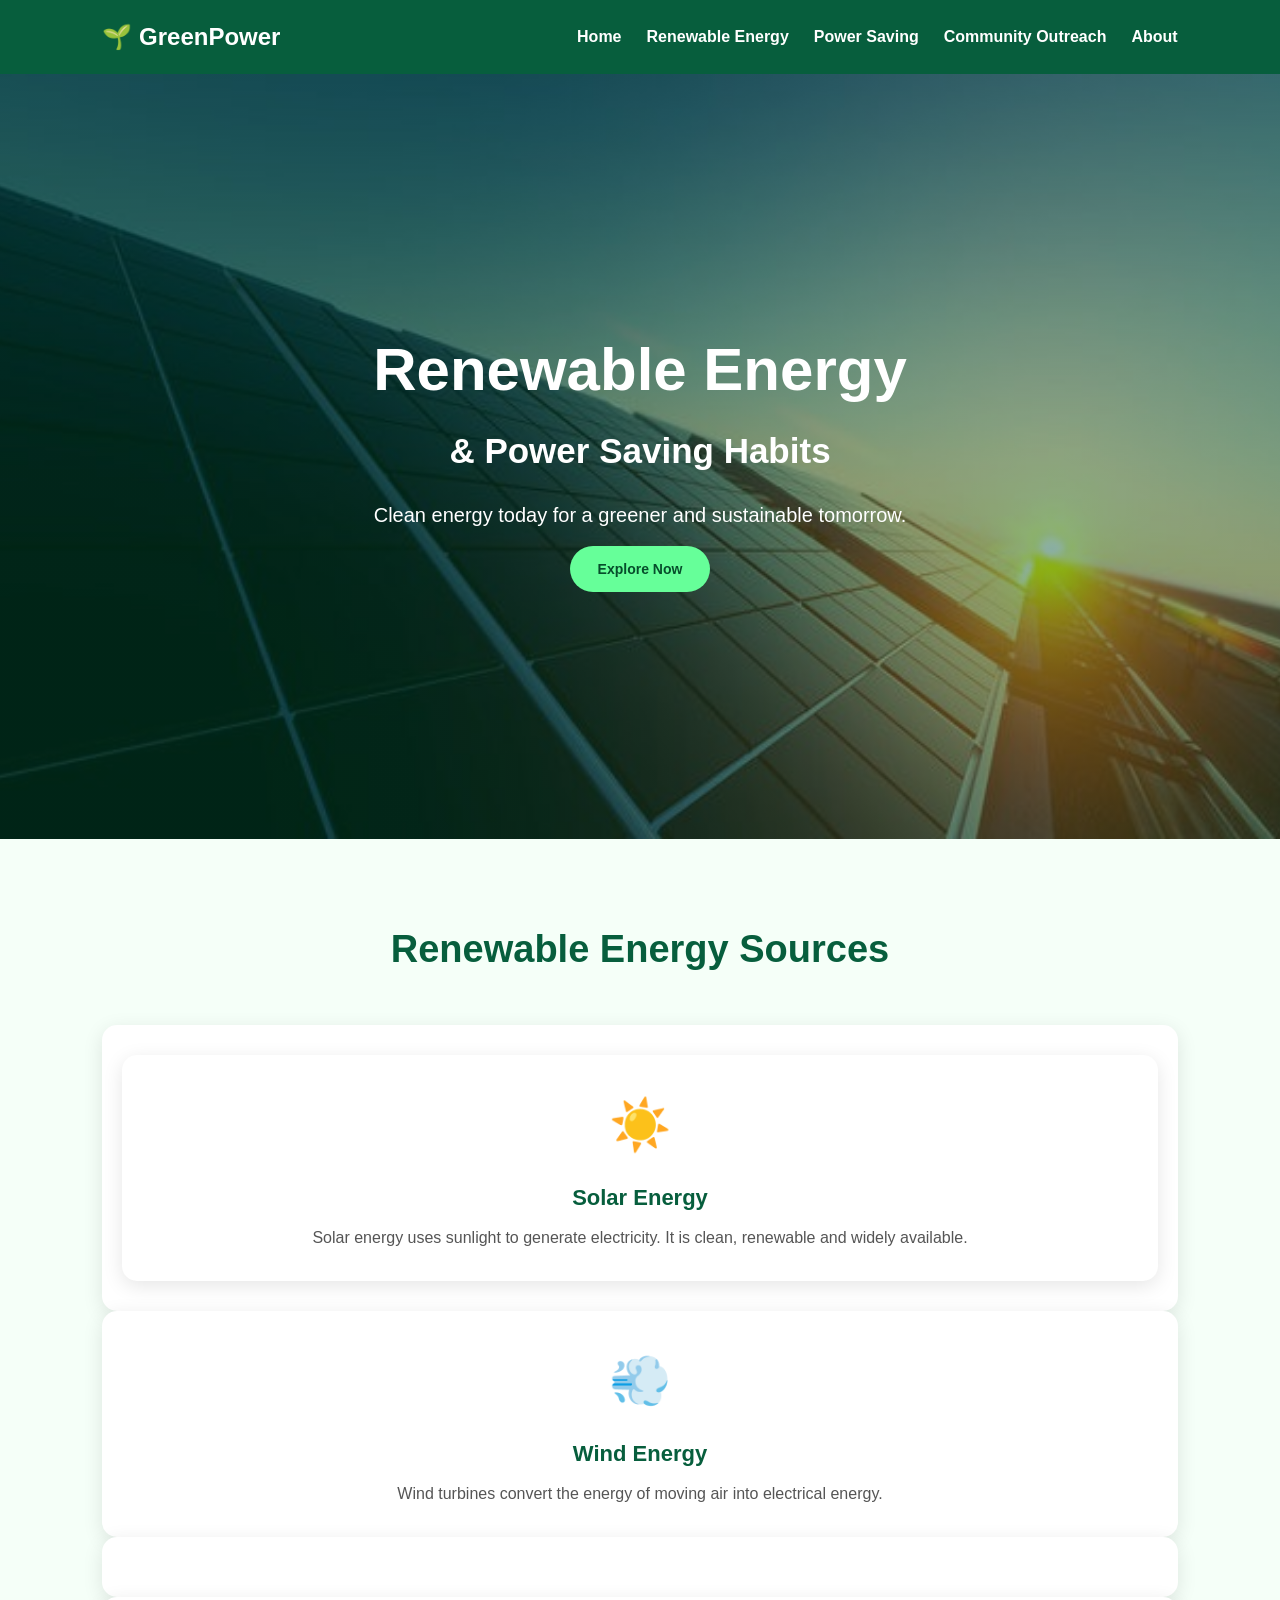
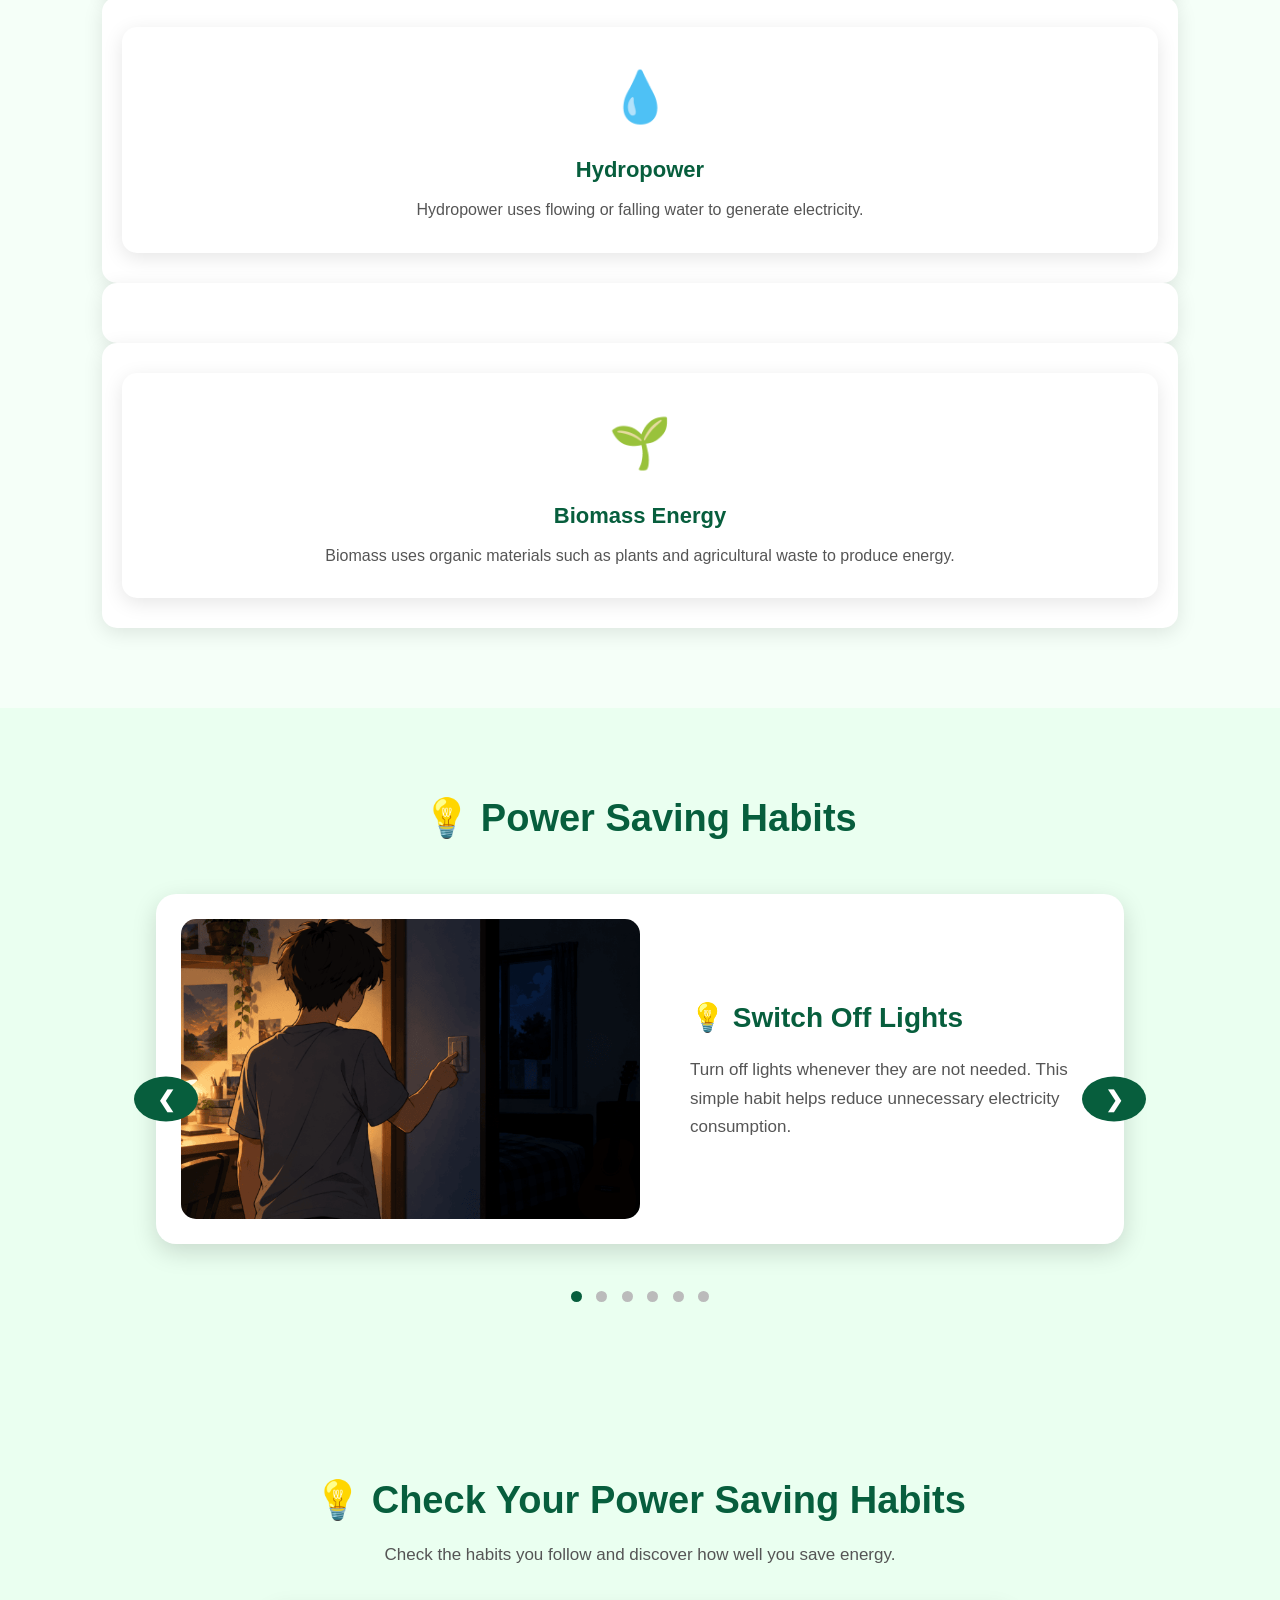
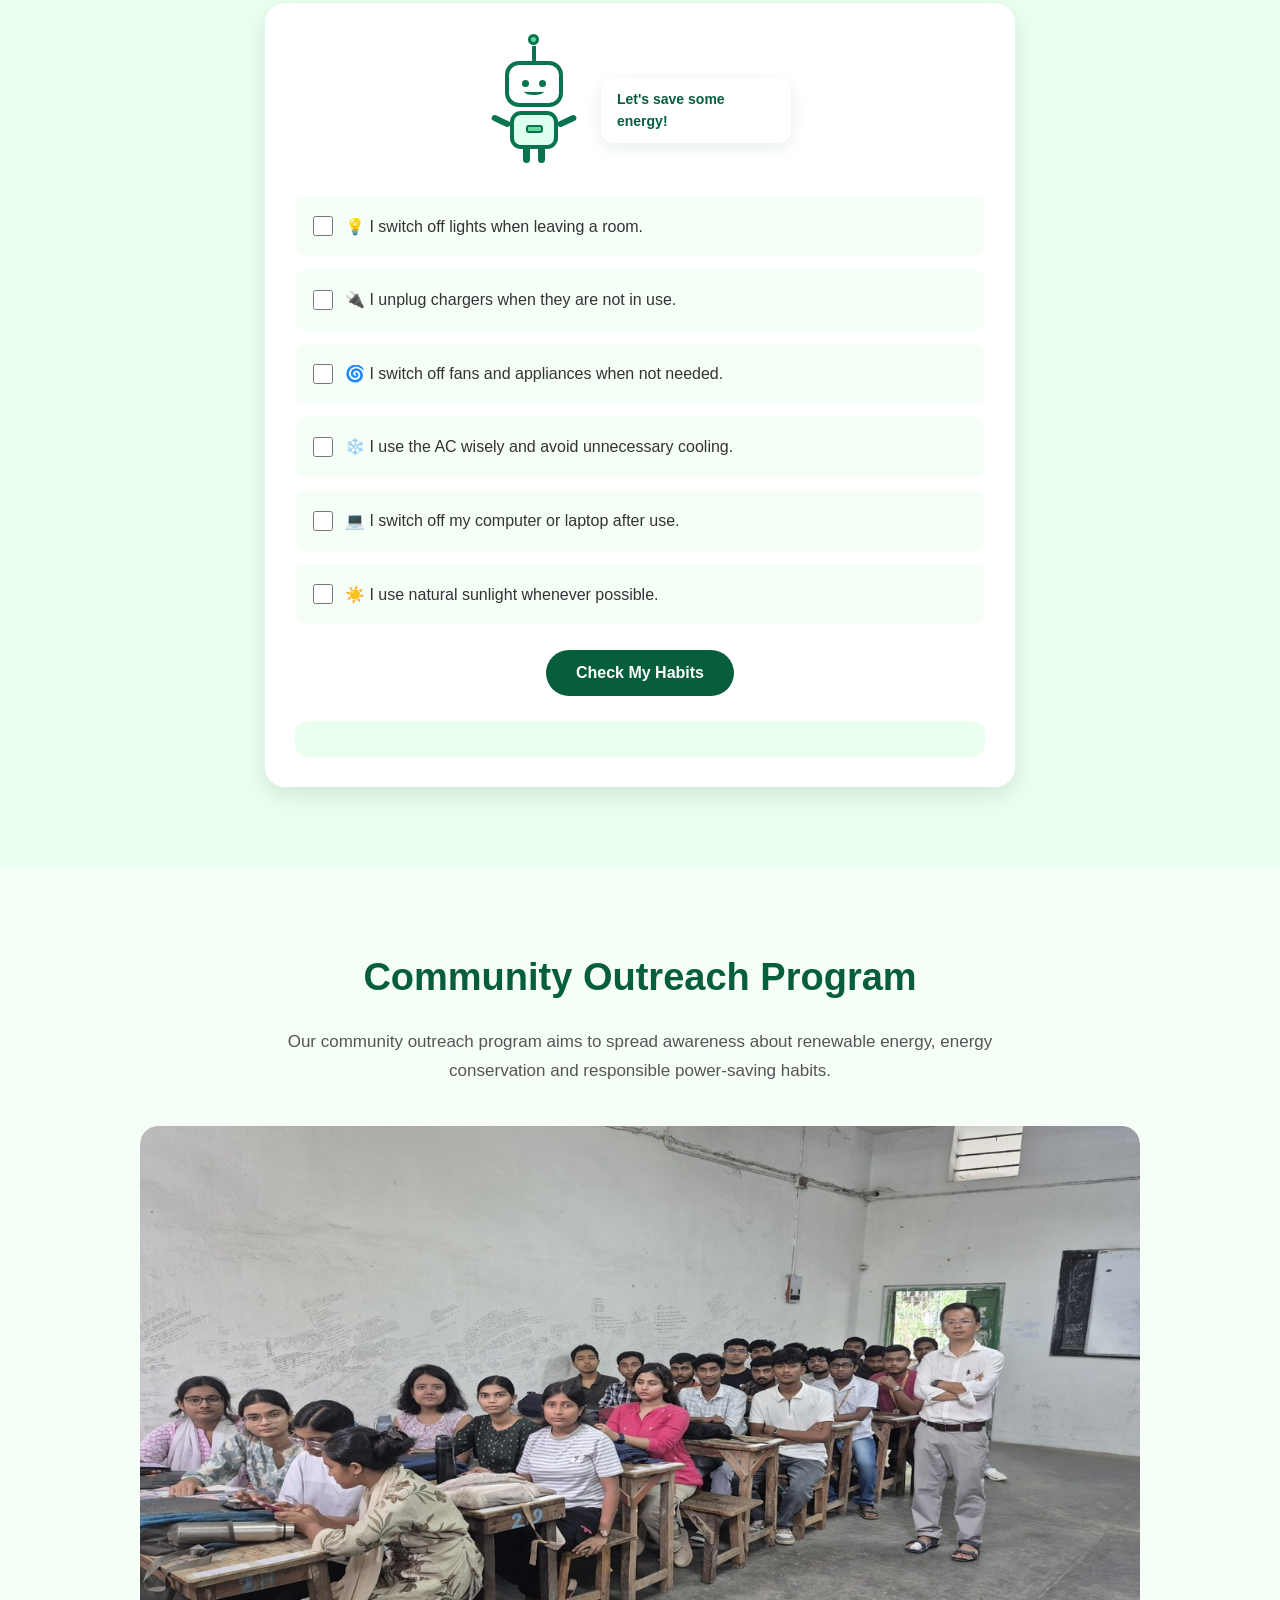
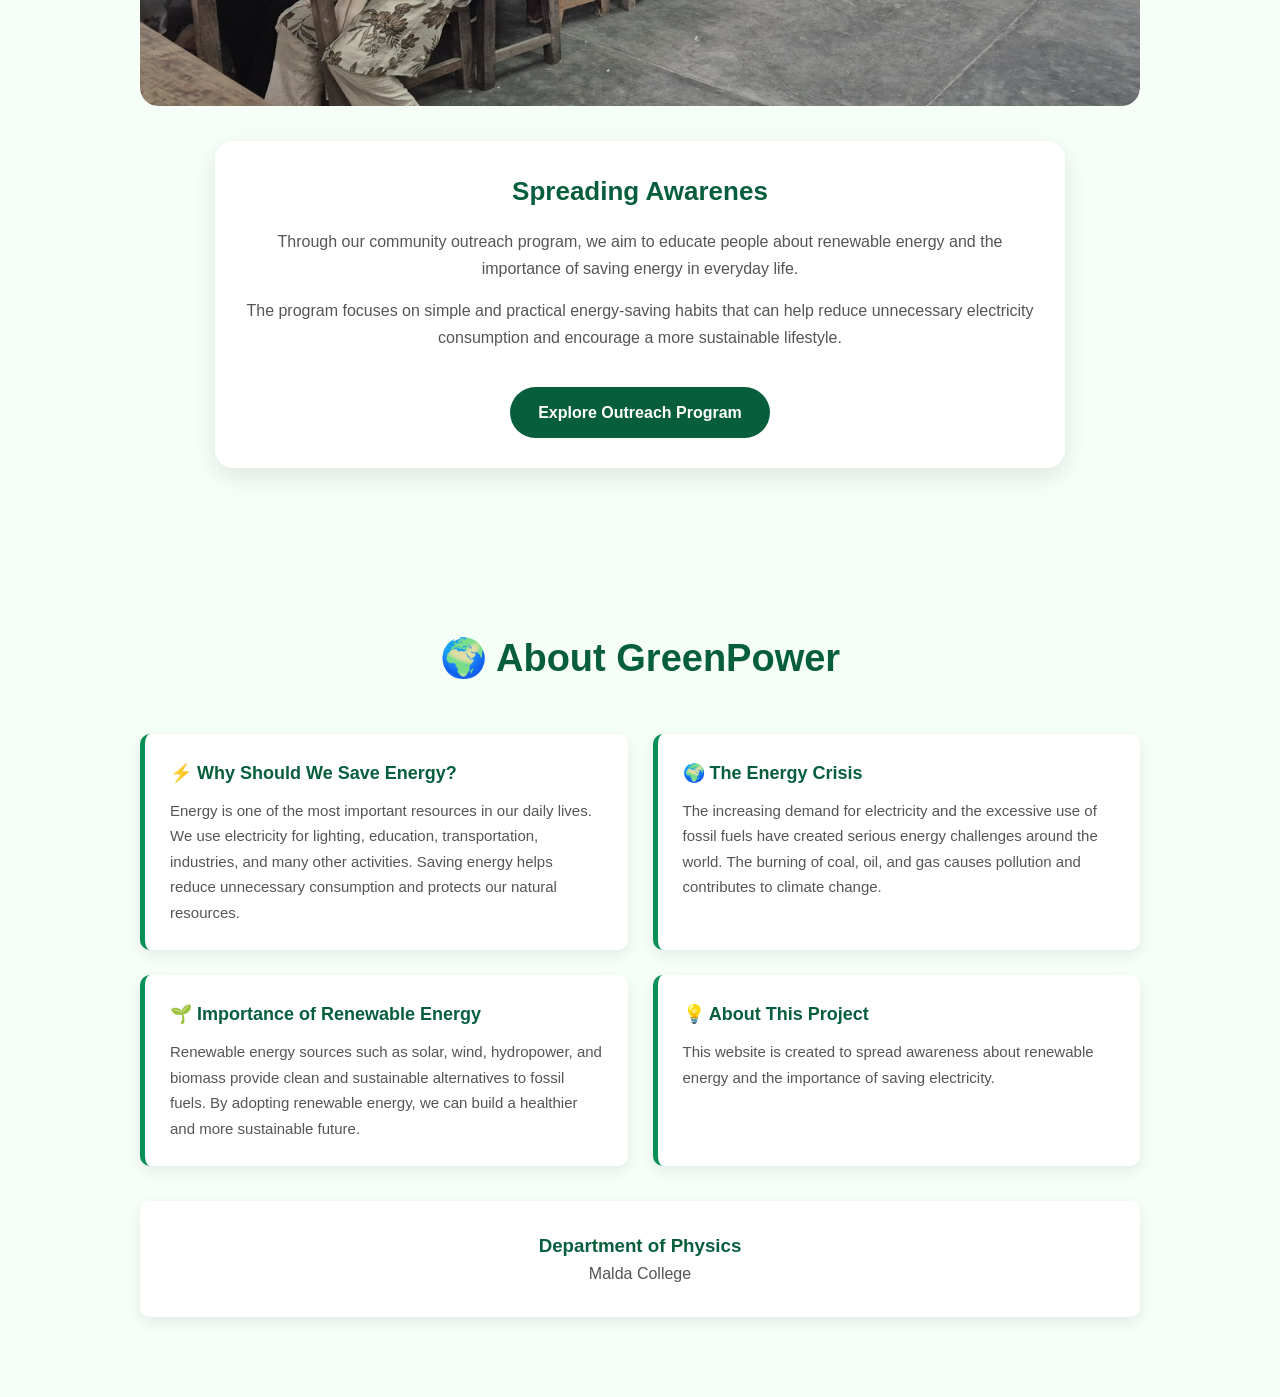
<file: index.html>
<!DOCTYPE html>
<html>
<head>
    <title>Renewable Energy</title>

    <link rel="stylesheet" href="style.css">
</head>

<body>

    <header>
        <h2>🌱 GreenPower</h2>

       <nav>
                 <a href="#home">Home</a>
              <a href="#energy">Renewable Energy</a>
              <a href="#saving">Power Saving</a>
             <a href="#outreach">Community Outreach</a>
             <a href="#about">About</a>
    </nav>
    </header>


    <section id="home" class="hero">
  

        <h1>Renewable Energy</h1>

        <h2>& Power Saving Habits</h2>

        <p>
            Clean energy today for a greener and sustainable tomorrow.
        </p>

      <a href="Renewable energy.pdf" target="_blank" class="explore-btn">
    Explore Now
</a>

    </section>
    <section id="energy">

         <h2 class="section-title">Renewable Energy Sources</h2>

          <div class="card">
        <a href="solar.html" class="card" >
    <div class="icon solar-icon">☀️</div>
    <h3>Solar Energy</h3>
    <p>
        Solar energy uses sunlight to generate electricity.
        It is clean, renewable and widely available.
    </p>
        </a>
        </div>
        <a href="wind.html" class="card">
            <div class="icon">💨</div>
        <h3>Wind Energy</h3>
    <p>
        Wind turbines convert the energy of moving air into electrical energy.
    </p>
        </a>
        </div>
        <a href="hydro.html" class="card">
        <div class="card">
            <div class="icon">💧</div>
            <h3>Hydropower</h3>
            <p>
                Hydropower uses flowing or falling water to
                generate electricity.
            </p>
            </a>
        </div>
        <a href="biomass.html" class="card">
        <div class="card">
            <div class="icon">🌱</div>
            <h3>Biomass Energy</h3>
            <p>
                Biomass uses organic materials such as plants
                and agricultural waste to produce energy.
            </p>
            </a>
        </div>

    </div>

</section>
<!-- POWER SAVING SLIDESHOW -->
 <section id="saving">

    <h2 class="section-title">
        💡 Power Saving Habits
    </h2>

    <div class="saving-slideshow">

        <div class="saving-slide">
            <img src="images/saving1.jpg" alt="Switch Off Lights">

            <div class="saving-slide-content">
                <h3>💡 Switch Off Lights</h3>
                <p>
                    Turn off lights whenever they are not needed.
                    This simple habit helps reduce unnecessary electricity consumption.
                </p>
            </div>
        </div>


        <div class="saving-slide">
            <img src="images/saving2.jpg" alt="Unplug Unused Devices">

            <div class="saving-slide-content">
                <h3>🔌 Unplug Unused Devices</h3>
                <p>
                    Unplug chargers and electronic devices when they are not being used.
                </p>
            </div>
        </div>


        <div class="saving-slide">
            <img src="images/saving3.jpg" alt="Use Natural Light">

            <div class="saving-slide-content">
                <h3>☀️ Use Natural Light</h3>
                <p>
                    Open curtains and windows during the day instead of using electric lights.
                </p>
            </div>
        </div>


        <div class="saving-slide">
            <img src="images/saving4.jpg" alt="Use AC Wisely">

            <div class="saving-slide-content">
                <h3>❄️ Use AC Wisely</h3>
                <p>
                    Use air conditioners efficiently and keep doors and windows closed while the AC is running.
                </p>
            </div>
        </div>


        <div class="saving-slide">
            <img src="images/saving5.jpg" alt="Use LED Bulbs">

            <div class="saving-slide-content">
                <h3>💡 Use LED Bulbs</h3>
                <p>
                    LED bulbs use less electricity and last longer than traditional bulbs.
                </p>
            </div>
        </div>


        <div class="saving-slide">
            <img src="images/saving6.jpg" alt="Plant More Trees">

            <div class="saving-slide-content">
                <h3>🌱 Plant More Trees</h3>
                <p>
                    Trees help protect the environment and reduce the effects of climate change.
                </p>
            </div>
        </div>


        <button class="saving-prev" onclick="changeSavingSlide(-1)">❮</button>
        <button class="saving-next" onclick="changeSavingSlide(1)">❯</button>

    </div>


    <div class="saving-dots">
        <span class="saving-dot" onclick="currentSavingSlide(1)"></span>
        <span class="saving-dot" onclick="currentSavingSlide(2)"></span>
        <span class="saving-dot" onclick="currentSavingSlide(3)"></span>
        <span class="saving-dot" onclick="currentSavingSlide(4)"></span>
        <span class="saving-dot" onclick="currentSavingSlide(5)"></span>
        <span class="saving-dot" onclick="currentSavingSlide(6)"></span>
    </div>

</section>
<!-- POWER SAVING HABIT CHECKER -->
<!-- POWER SAVING HABIT CHECKER -->

<section id="habit-checker">

    <h2>💡 Check Your Power Saving Habits</h2>

    <p class="habit-intro">
        Check the habits you follow and discover how well you save energy.
    </p>

    <div class="habit-box">
        <!-- GREENPOWER ROBOT -->

<div class="gp-robot-area">

    <div class="gp-robot">

        <div class="gp-robot-antenna"></div>
        <div class="gp-robot-light"></div>

        <div class="gp-robot-head">

            <div class="gp-robot-eye gp-eye-left"></div>
            <div class="gp-robot-eye gp-eye-right"></div>

            <div class="gp-robot-mouth"></div>

        </div>

        <div class="gp-robot-body">

            <div class="gp-robot-screen"></div>

        </div>

        <div class="gp-robot-arm gp-arm-left"></div>
        <div class="gp-robot-arm gp-arm-right"></div>

        <div class="gp-robot-leg gp-leg-left"></div>
        <div class="gp-robot-leg gp-leg-right"></div>

    </div>

    <div class="gp-robot-message" id="robotMessage">
        Let's save some energy!
    </div>

</div>

<!-- END GREENPOWER ROBOT -->

        <label class="habit-item">
            <input type="checkbox" class="habit">
            <span>💡 I switch off lights when leaving a room.</span>
        </label>

        <label class="habit-item">
            <input type="checkbox" class="habit">
            <span>🔌 I unplug chargers when they are not in use.</span>
        </label>

        <label class="habit-item">
            <input type="checkbox" class="habit">
            <span>🌀 I switch off fans and appliances when not needed.</span>
        </label>

        <label class="habit-item">
            <input type="checkbox" class="habit">
            <span>❄️ I use the AC wisely and avoid unnecessary cooling.</span>
        </label>

        <label class="habit-item">
            <input type="checkbox" class="habit">
            <span>💻 I switch off my computer or laptop after use.</span>
        </label>

        <label class="habit-item">
            <input type="checkbox" class="habit">
            <span>☀️ I use natural sunlight whenever possible.</span>
        </label>

        <button id="checkHabits">
            Check My Habits
        </button>

        <div id="habitResult"></div>

    </div>

</section>
<!-- COMMUNITY OUTREACH PROGRAM -->

<section id="outreach" class="outreach-section">

    <h2 class="section-title">
         Community Outreach Program
    </h2>

    <p class="outreach-intro">
        Our community outreach program aims to spread awareness about
        renewable energy, energy conservation and responsible power-saving habits.
    </p>

    <div class="outreach-container">
<div class="outreach-container">

    <!-- COMMUNITY OUTREACH IMAGE -->
    <div class="outreach-slideshow">

        <img
            src="images/outreach1.jpg"
            alt="Community Outreach Program"
            class="outreach-single-image"
        >

    </div>

    <!-- PROGRAM INFORMATION -->
    <div class="outreach-content">

        <h3>Spreading Awarenes</h3>

        <p>
            Through our community outreach program, we aim to educate
            people about renewable energy and the importance of saving
            energy in everyday life.
        </p>

        <p>
            The program focuses on simple and practical energy-saving
            habits that can help reduce unnecessary electricity
            consumption and encourage a more sustainable lifestyle.
        </p>

        <a href="outreach.html" class="outreach-btn">
            Explore Outreach Program
        </a>

    </div>

</div>

</section>

<!-- About Section -->
<section id="about" class="about-section">

    <h2>🌍 About GreenPower</h2>

    <div class="about-container">

        <div class="about-card">
            <h3>⚡ Why Should We Save Energy?</h3>
            <p>
                Energy is one of the most important resources in our daily lives.
                We use electricity for lighting, education, transportation,
                industries, and many other activities. Saving energy helps reduce
                unnecessary consumption and protects our natural resources.
            </p>
        </div>

        <div class="about-card">
            <h3>🌍 The Energy Crisis</h3>
            <p>
                The increasing demand for electricity and the excessive use of
                fossil fuels have created serious energy challenges around the world.
                The burning of coal, oil, and gas causes pollution and contributes
                to climate change.
            </p>
        </div>

        <div class="about-card">
            <h3>🌱 Importance of Renewable Energy</h3>
            <p>
                Renewable energy sources such as solar, wind, hydropower, and biomass
                provide clean and sustainable alternatives to fossil fuels. By
                adopting renewable energy, we can build a healthier and more
                sustainable future.
            </p>
        </div>

        <div class="about-card">
            <h3>💡 About This Project</h3>
            <p>
                This website is created to spread awareness about renewable energy
                and the importance of saving electricity.
            </p>
        </div>

    </div>

    <div class="college-info">
        <h3>Department of Physics</h3>
        <p>Malda College</p>
    </div>

</section>

<script src="script.js"></script>

</body>
</html>
</file>
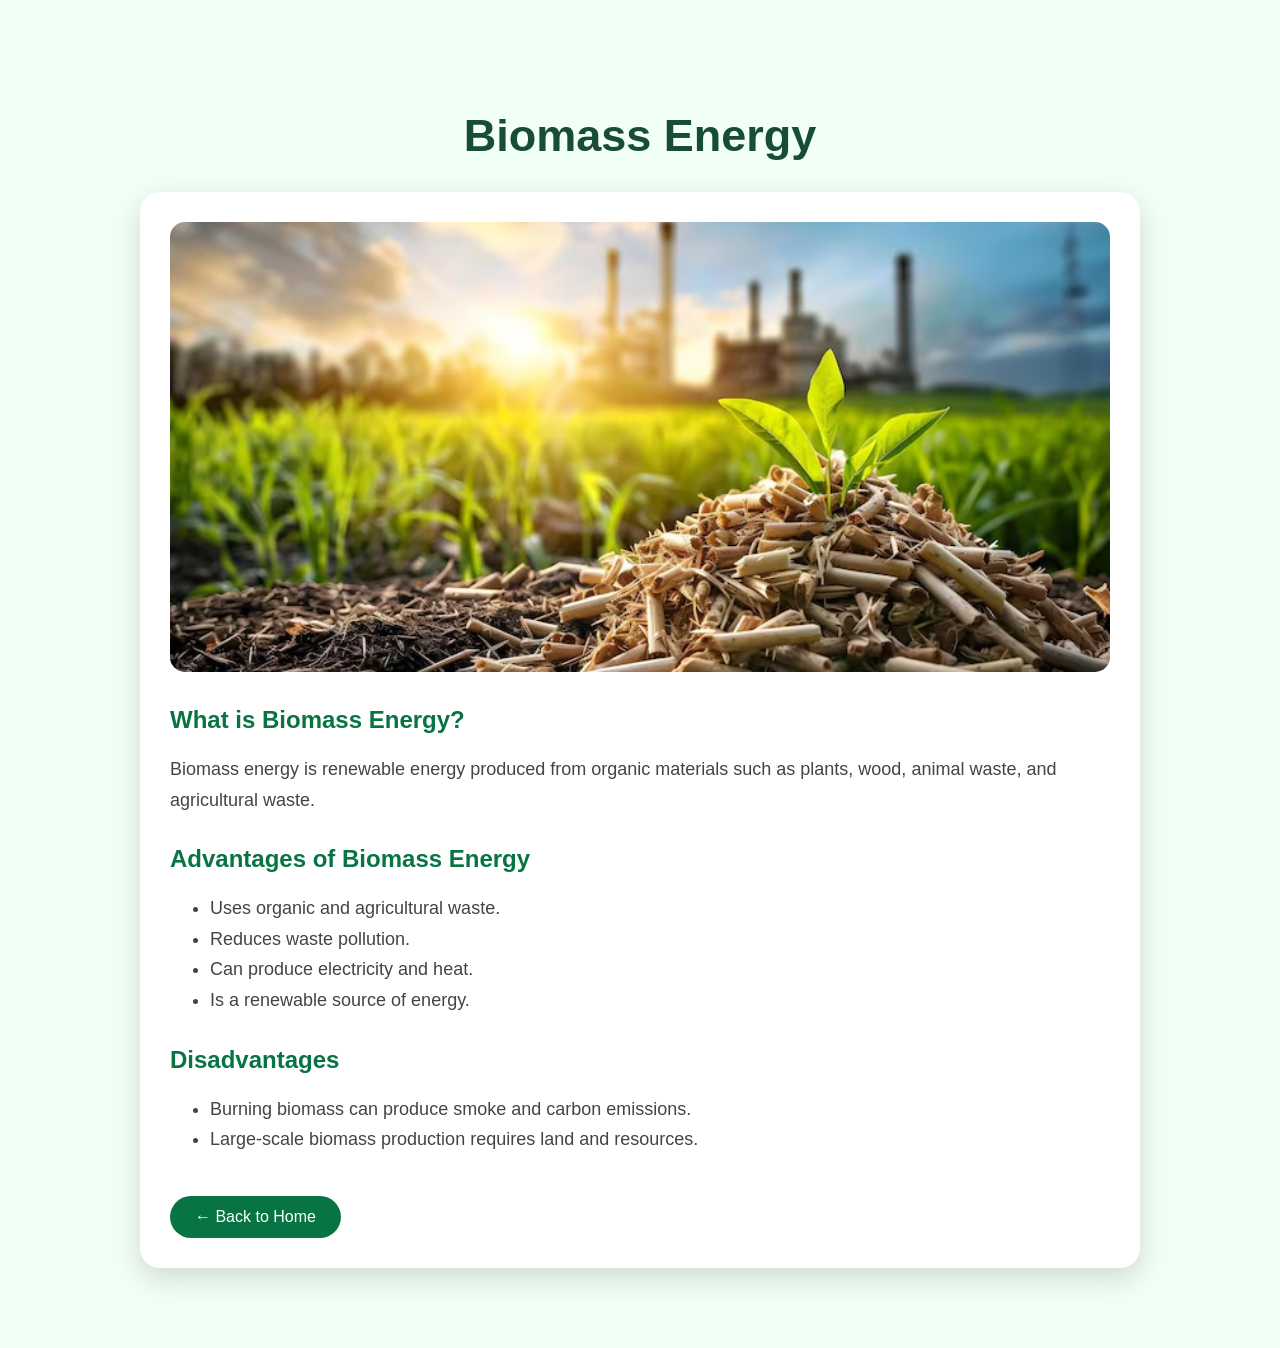
<file: biomass.html>
<!DOCTYPE html>
<html>
<head>
    <title>Biomass Energy</title>

    <style>
        body {
            margin: 0;
            font-family: Arial, sans-serif;
            background: #f1fff5;
            color: #174d35;
        }

        .container {
            max-width: 1000px;
            margin: 50px auto;
            padding: 30px;
        }

        h1 {
            text-align: center;
            font-size: 45px;
        }

        .box {
            background: white;
            padding: 30px;
            border-radius: 20px;
            box-shadow: 0 10px 30px rgba(0,0,0,0.15);
        }

        img {
            width: 100%;
            max-height: 450px;
            object-fit: cover;
            border-radius: 15px;
        }

        h2 {
            color: #087443;
            margin-top: 30px;
        }

        p, li {
            font-size: 18px;
            line-height: 1.7;
            color: #444;
        }

        .back {
            display: inline-block;
            margin-top: 25px;
            padding: 12px 25px;
            background: #087443;
            color: white;
            text-decoration: none;
            border-radius: 25px;
        }

        .air-particles{
    position:fixed;
    top:0;
    left:0;
    width:100%;
    height:100%;
    pointer-events:none;
    overflow:hidden;
    z-index:1;
}

.air-particles span{
    position:absolute;
    bottom:-20px;
    width:8px;
    height:8px;
    background:rgba(0, 0, 0, 0.7);
    border-radius:50%;
    animation: floatAir 8s linear infinite;
}

.air-particles span:nth-child(1){left:10%;}
.air-particles span:nth-child(2){left:20%; animation-delay:1s;}
.air-particles span:nth-child(3){left:35%; animation-delay:2s;}
.air-particles span:nth-child(4){left:50%; animation-delay:3s;}
.air-particles span:nth-child(5){left:65%; animation-delay:1.5s;}
.air-particles span:nth-child(6){left:75%; animation-delay:2.5s;}
.air-particles span:nth-child(7){left:85%; animation-delay:0.5s;}
.air-particles span:nth-child(8){left:95%; animation-delay:3.5s;}

@keyframes floatAir{
    0%{
        transform:translate(0,0);
        opacity:0;
    }

    20%{
        opacity:1;
    }

    100%{
        transform:translate(-80px,-800px);
        opacity:0;
    }
}
    </style>
</head>

<body>
<div class="air-particles">
    <span></span>
    <span></span>
    <span></span>
    <span></span>
    <span></span>
    <span></span>
    <span></span>
    <span></span>
</div>
<div class="container">

    <h1>Biomass Energy</h1>

    <div class="box">

        <img src="images/biomass.jpg" alt="Biomass Energy">
<h2>What is Biomass Energy?</h2>
            <p>
                Biomass energy is renewable energy produced from organic materials
                such as plants, wood, animal waste, and agricultural waste.
            </p>

            <h2>Advantages of Biomass Energy</h2>
            <ul>
                <li>Uses organic and agricultural waste.</li>
                <li>Reduces waste pollution.</li>
                <li>Can produce electricity and heat.</li>
                <li>Is a renewable source of energy.</li>
            </ul>

            <h2>Disadvantages</h2>
            <ul>
                <li>Burning biomass can produce smoke and carbon emissions.</li>
                <li>Large-scale biomass production requires land and resources.</li>
            </ul>
   
        
        <a href="index.html" class="back">← Back to Home</a>

    </div>

</div>

</body>
</html>
</file>
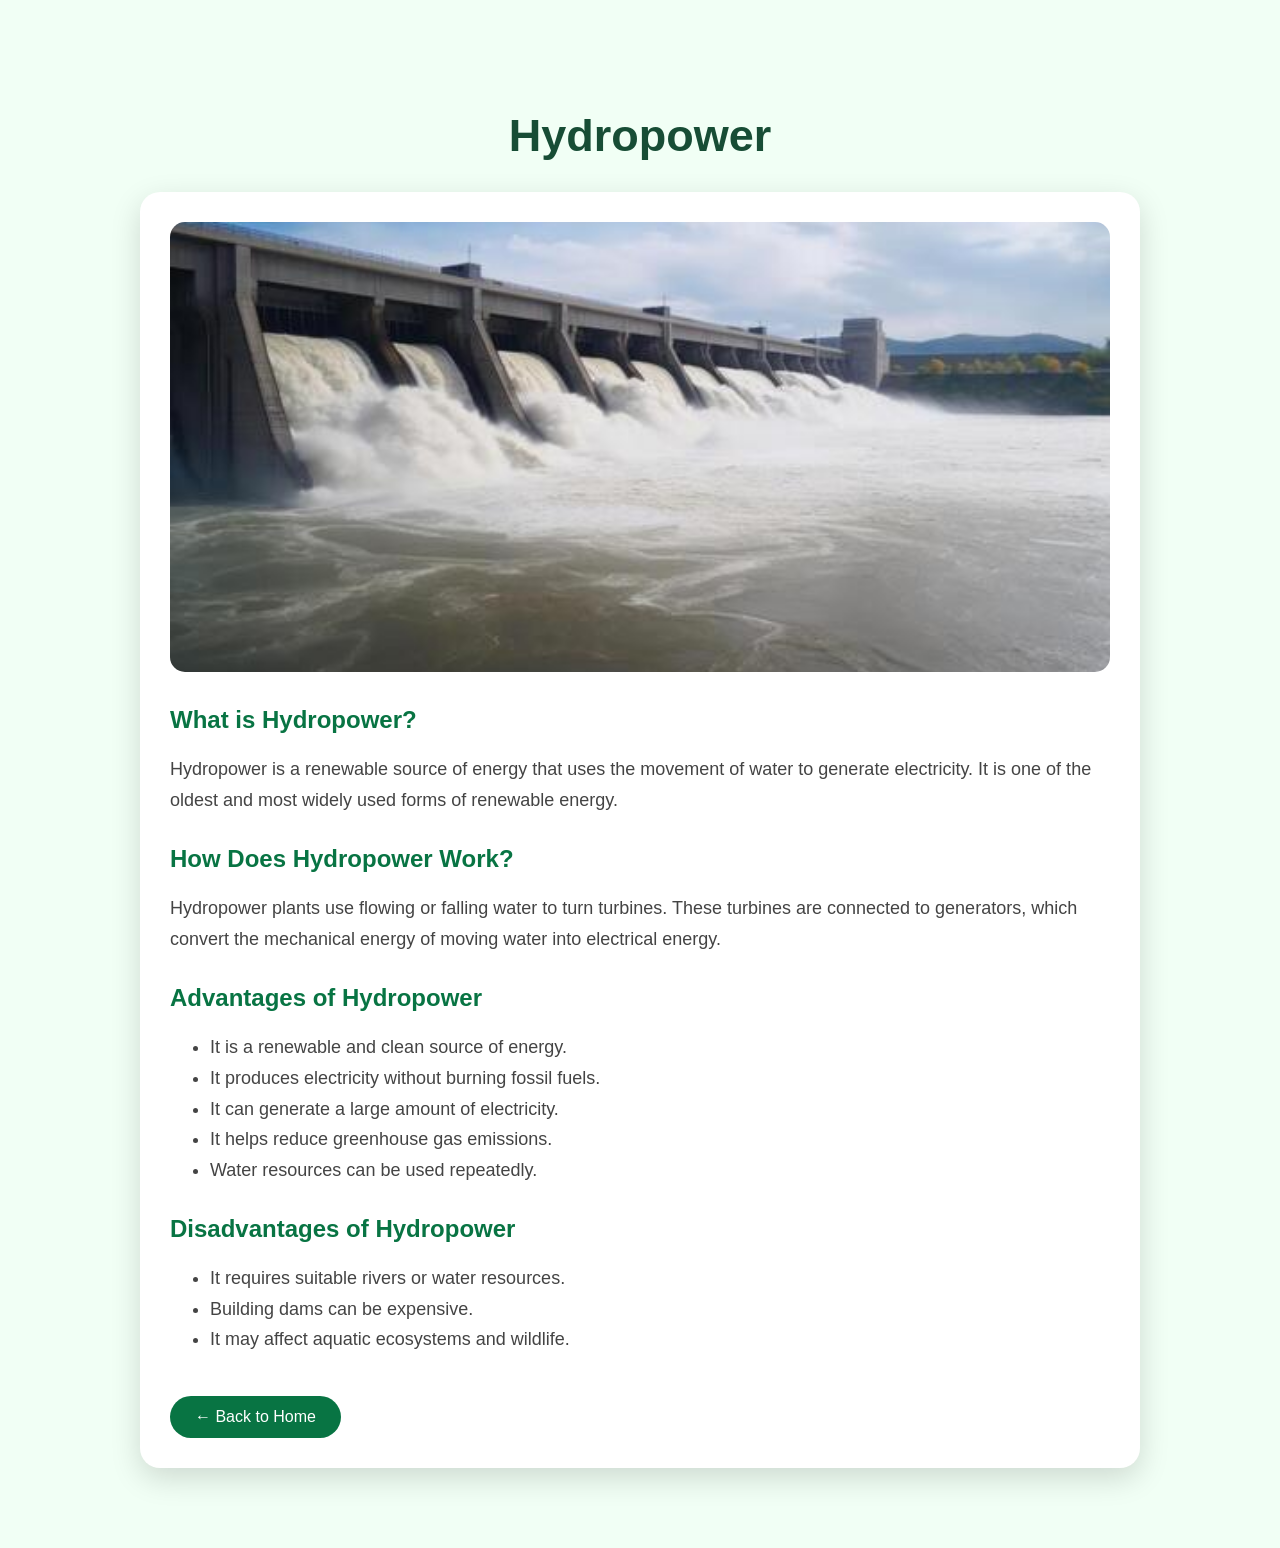
<file: hydro.html>
<!DOCTYPE html>
<html>
<head>
    <title>Wind Energy</title>

    <style>
        body {
            margin: 0;
            font-family: Arial, sans-serif;
            background: #f1fff5;
            color: #174d35;
        }

        .container {
            max-width: 1000px;
            margin: 50px auto;
            padding: 30px;
        }

        h1 {
            text-align: center;
            font-size: 45px;
        }

        .box {
            background: white;
            padding: 30px;
            border-radius: 20px;
            box-shadow: 0 10px 30px rgba(0,0,0,0.15);
        }

        img {
            width: 100%;
            max-height: 450px;
            object-fit: cover;
            border-radius: 15px;
        }

        h2 {
            color: #087443;
            margin-top: 30px;
        }

        p, li {
            font-size: 18px;
            line-height: 1.7;
            color: #444;
        }

        .back {
            display: inline-block;
            margin-top: 25px;
            padding: 12px 25px;
            background: #087443;
            color: white;
            text-decoration: none;
            border-radius: 25px;
        }

        .water-drops{
    position: fixed;
    top:0;
    left:0;
    width:100%;
    height:100%;
    pointer-events:none;
    overflow:hidden;
    z-index:0;
}

.water-drops span{
    position:absolute;
    top:-50px;
    width:4px;
    height:20px;
    background:rgba(100,180,255,0.8);
    border-radius:50px;
    animation: rain 3s linear infinite;
}

/* Different positions */
.water-drops span:nth-child(1){left:5%; animation-delay:0s;}
.water-drops span:nth-child(2){left:15%; animation-delay:0.5s;}
.water-drops span:nth-child(3){left:25%; animation-delay:1s;}
.water-drops span:nth-child(4){left:35%; animation-delay:1.5s;}
.water-drops span:nth-child(5){left:45%; animation-delay:2s;}
.water-drops span:nth-child(6){left:55%; animation-delay:0.7s;}
.water-drops span:nth-child(7){left:65%; animation-delay:1.2s;}
.water-drops span:nth-child(8){left:75%; animation-delay:1.8s;}
.water-drops span:nth-child(9){left:85%; animation-delay:0.3s;}
.water-drops span:nth-child(10){left:95%; animation-delay:2.3s;}

@keyframes rain{
    0%{
        transform:translateY(-50px);
        opacity:1;
    }

    100%{
        transform:translateY(100vh);
        opacity:0;
    }
}
    </style>
</head>

<body>
<body>

<div class="water-drops">
    <span></span>
    <span></span>
    <span></span>
    <span></span>
    <span></span>
    <span></span>
    <span></span>
    <span></span>
    <span></span>
    <span></span>
</div>
<div class="container">

    <h1>Hydropower</h1>

    <div class="box">

        <img src="images/hydro.jpg" alt="Hydropower">

       <h2>What is Hydropower?</h2>

            <p>
                Hydropower is a renewable source of energy that uses the
                movement of water to generate electricity. It is one of the
                oldest and most widely used forms of renewable energy.
            </p>

            <h2>How Does Hydropower Work?</h2>

            <p>
                Hydropower plants use flowing or falling water to turn turbines.
                These turbines are connected to generators, which convert the
                mechanical energy of moving water into electrical energy.
            </p>

            <h2>Advantages of Hydropower</h2>

            <ul>
                <li>It is a renewable and clean source of energy.</li>
                <li>It produces electricity without burning fossil fuels.</li>
                <li>It can generate a large amount of electricity.</li>
                <li>It helps reduce greenhouse gas emissions.</li>
                <li>Water resources can be used repeatedly.</li>
            </ul>

            <h2>Disadvantages of Hydropower</h2>

            <ul>
                <li>It requires suitable rivers or water resources.</li>
                <li>Building dams can be expensive.</li>
                <li>It may affect aquatic ecosystems and wildlife.</li>
            </ul>

     

        <a href="index.html" class="back">← Back to Home</a>

    </div>

</div>

</body>
</html>
</file>
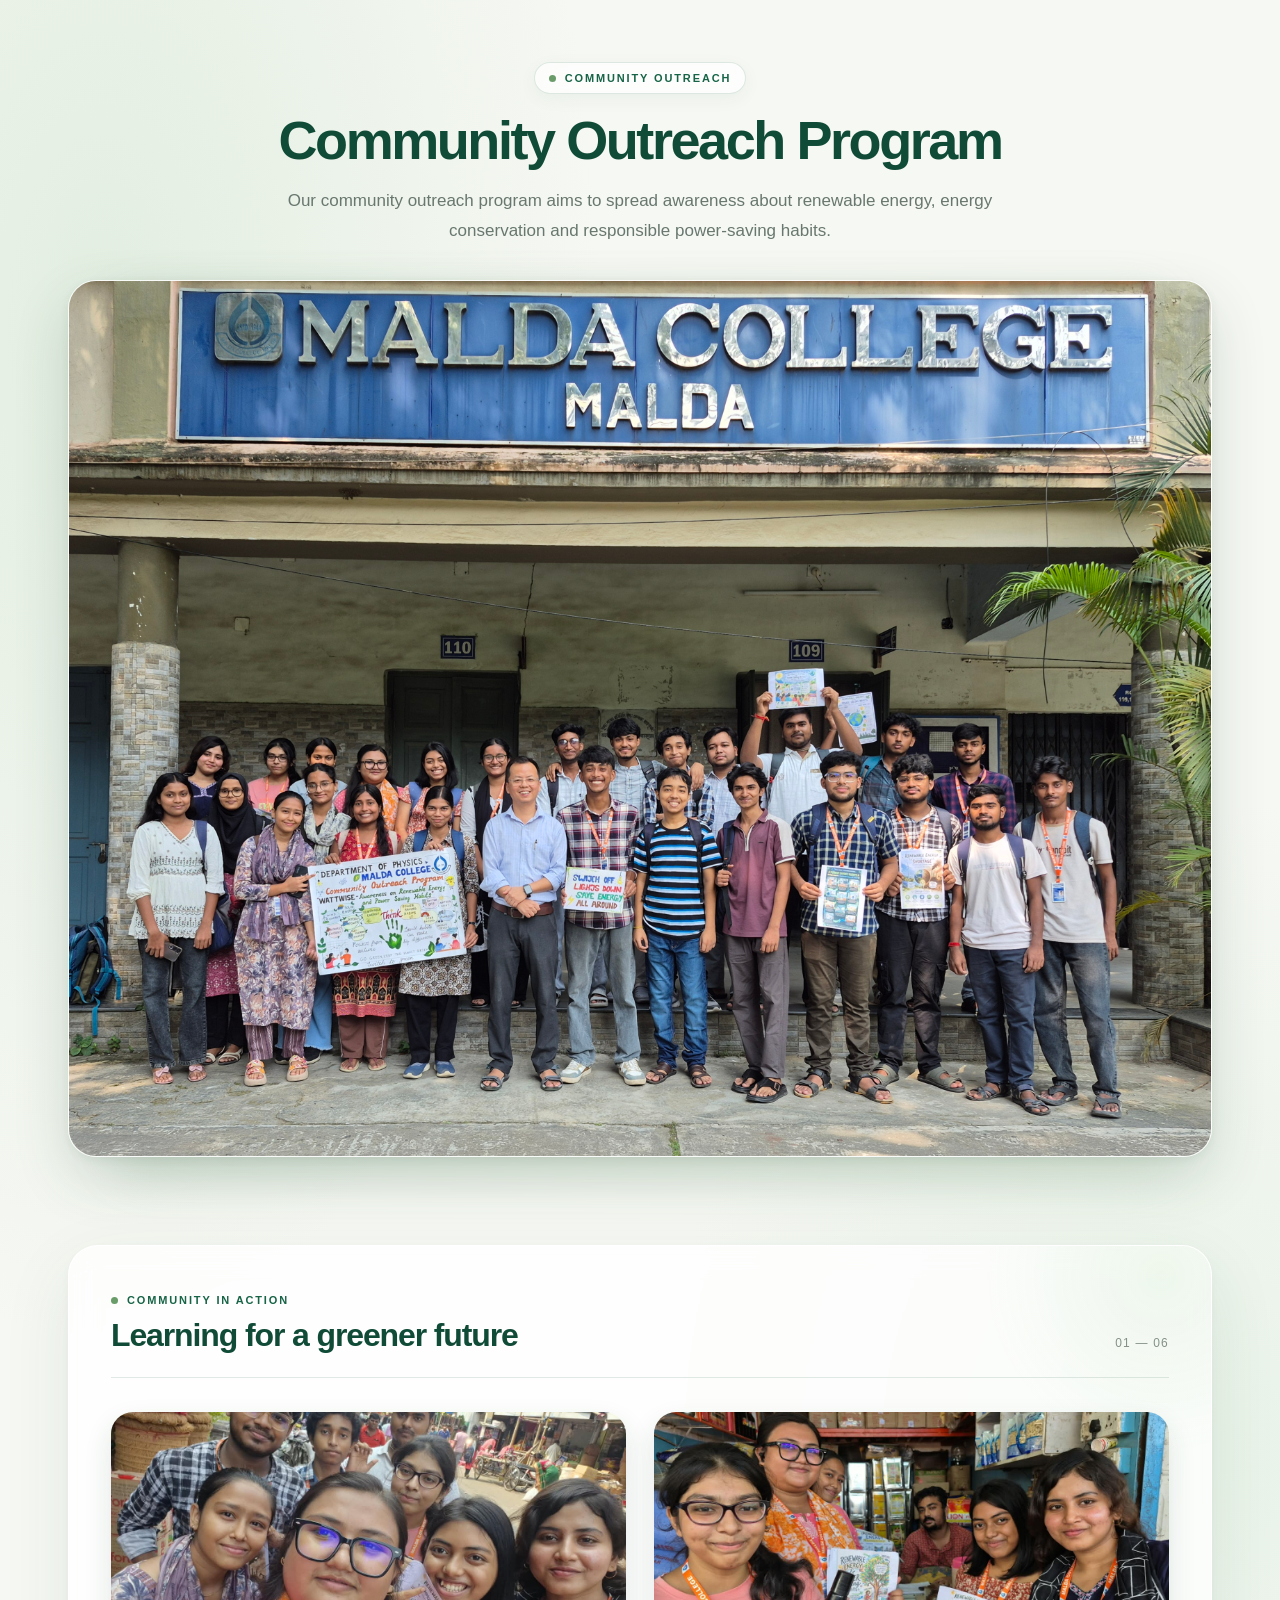
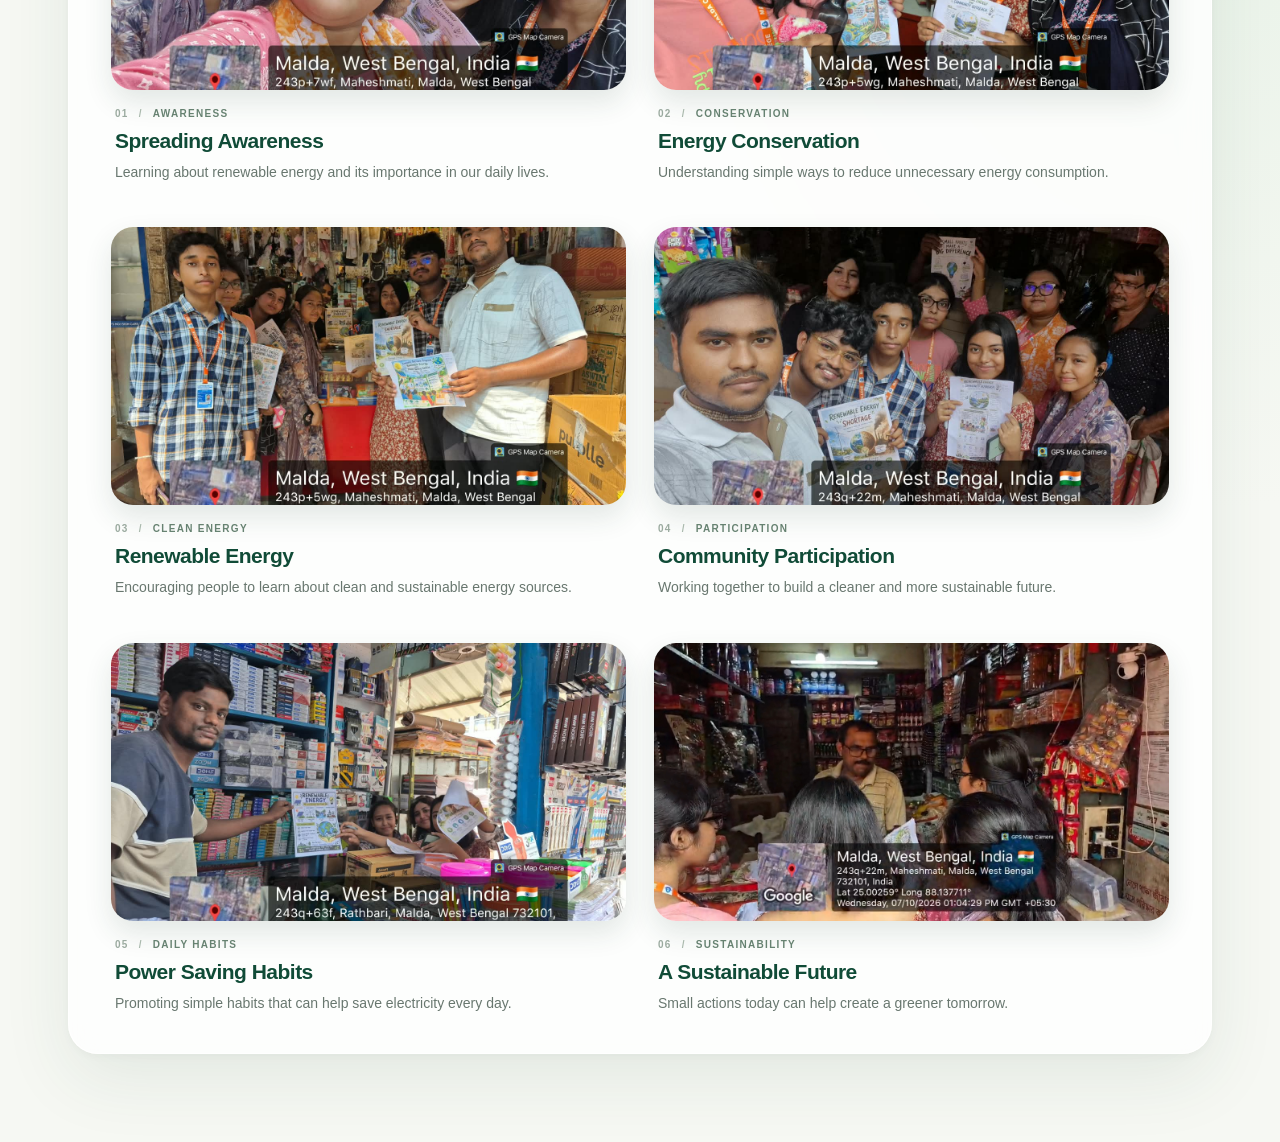
<file: outreach.html>
<!DOCTYPE html>
<html lang="en">
<head>
    <meta charset="UTF-8">
    <meta name="viewport" content="width=device-width, initial-scale=1.0">

    <title>Community Outreach Program</title>

    <style>
        :root {
            color-scheme: light;
            --green: #176447;
            --green-deep: #104b37;
            --green-soft: #e7f1e9;
            --ink: #20332b;
            --muted: #68776f;
            --line: rgba(30, 91, 64, 0.13);
        }

        * { box-sizing: border-box; margin: 0; padding: 0; }

        body {
            min-width: 320px;
            overflow-x: hidden;
            color: var(--ink);
            font-family: Arial, "Helvetica Neue", sans-serif;
            background:
                radial-gradient(ellipse at 8% 12%, rgba(199, 224, 200, 0.42), transparent 31rem),
                radial-gradient(ellipse at 94% 53%, rgba(218, 237, 220, 0.48), transparent 34rem),
                #f6f8f3;
        }

        .outreach-page {
            width: min(100%, 1200px);
            margin: 0 auto;
            padding: 62px 28px 88px;
        }

        .page-heading { max-width: 800px; margin: 0 auto 34px; text-align: center; }

        .hero-badge, .section-kicker {
            display: inline-flex;
            align-items: center;
            gap: 9px;
            color: var(--green);
            font-size: 11px;
            font-weight: 700;
            letter-spacing: 0.17em;
            text-transform: uppercase;
        }

        .hero-badge {
            margin-bottom: 17px;
            padding: 9px 14px;
            border: 1px solid rgba(28, 101, 69, 0.14);
            border-radius: 999px;
            background: rgba(255, 255, 255, 0.7);
            box-shadow: 0 5px 18px rgba(28, 79, 55, 0.05);
            backdrop-filter: blur(10px);
        }

        .hero-badge::before, .section-kicker::before {
            width: 7px;
            height: 7px;
            border-radius: 50%;
            background: #6a9c69;
            content: "";
        }

        .page-title {
            color: var(--green-deep);
            font-size: clamp(34px, 5vw, 54px);
            font-weight: 700;
            letter-spacing: -0.045em;
            line-height: 1.08;
        }

        .page-intro {
            max-width: 710px;
            margin: 17px auto 0;
            color: var(--muted);
            font-size: 17px;
            line-height: 1.75;
        }

        .main-picture-box {
            position: relative;
            isolation: isolate;
            width: 100%;
            margin: 0 0 88px;
        }

        .main-picture-box::before {
            position: absolute;
            z-index: -1;
            inset: 18px 4% -16px;
            border-radius: 34px;
            background: linear-gradient(110deg, rgba(73, 130, 84, 0.2), rgba(202, 225, 193, 0.36));
            filter: blur(22px);
            content: "";
        }

        .main-picture-box img {
            display: block;
            width: 100%;
            height: auto;
            border: 1px solid rgba(255, 255, 255, 0.8);
            border-radius: 28px;
            box-shadow: 0 22px 55px rgba(29, 67, 49, 0.16), 0 3px 10px rgba(29, 67, 49, 0.07);
        }

        .photo-animation-box {
            position: relative;
            overflow: hidden;
            padding: 44px 42px 38px;
            border: 1px solid rgba(255, 255, 255, 0.9);
            border-radius: 30px;
            background: rgba(255, 255, 255, 0.78);
            box-shadow: 0 24px 70px rgba(36, 75, 54, 0.09), 0 3px 12px rgba(36, 75, 54, 0.04);
            backdrop-filter: blur(14px);
        }

        .photo-animation-box::before {
            position: absolute;
            top: -150px;
            right: -130px;
            width: 360px;
            height: 360px;
            border-radius: 50%;
            background: radial-gradient(circle, rgba(213, 234, 209, 0.34), transparent 70%);
            pointer-events: none;
            content: "";
        }

        .gallery-heading {
            position: relative;
            display: flex;
            align-items: end;
            justify-content: space-between;
            gap: 24px;
            margin-bottom: 34px;
            padding-bottom: 23px;
            border-bottom: 1px solid var(--line);
        }

        .gallery-heading h2 {
            margin-top: 9px;
            color: var(--green-deep);
            font-size: clamp(24px, 3vw, 32px);
            letter-spacing: -0.035em;
        }

        .gallery-count {
            flex: 0 0 auto;
            padding-bottom: 4px;
            color: #839188;
            font-size: 12px;
            letter-spacing: 0.1em;
        }

        .photo-row {
            position: relative;
            display: grid;
            grid-template-columns: repeat(2, minmax(0, 1fr));
            gap: 28px;
            margin-bottom: 43px;
        }

        .photo-row:last-child { margin-bottom: 0; }

        .photo-card {
            min-width: 0;
            opacity: 0;
            transition: opacity 780ms ease, transform 900ms cubic-bezier(0.2, 0.75, 0.25, 1);
            will-change: opacity, transform;
        }

        .photo-card.left { transform: translateX(-72px) scale(0.985); }
        .photo-card.right { transform: translateX(72px) scale(0.985); }
        .photo-card.show { opacity: 1; transform: translateX(0) scale(1); }

        .photo-image-wrap {
            overflow: hidden;
            border-radius: 22px;
            background: var(--green-soft);
            box-shadow: 0 12px 28px rgba(29, 66, 48, 0.12);
        }

        .photo-card img {
            display: block;
            width: 100%;
            height: 278px;
            object-fit: cover;
            border-radius: 22px;
            box-shadow: 0 12px 28px rgba(29, 66, 48, 0.12);
            transition: transform 650ms cubic-bezier(0.2, 0.65, 0.3, 1);
        }

        @media (hover: hover) and (pointer: fine) {
            .photo-card:hover img { transform: scale(1.035); }
        }

        .photo-text { padding: 18px 4px 0; }

        .photo-meta {
            display: flex;
            align-items: center;
            gap: 10px;
            margin-bottom: 9px;
            color: #668271;
            font-size: 10px;
            font-weight: 700;
            letter-spacing: 0.13em;
            text-transform: uppercase;
        }

        .photo-number { color: #9aaa9f; }
        .photo-number::after { margin-left: 10px; color: #a9b9ad; content: "/"; }

        .photo-text h3 {
            margin-bottom: 7px;
            color: var(--green-deep);
            font-size: 21px;
            letter-spacing: -0.025em;
            line-height: 1.25;
        }

        .photo-text p { color: var(--muted); font-size: 14px; line-height: 1.65; }

        @media (max-width: 700px) {
            .outreach-page { padding: 38px 16px 58px; }
            .page-heading { margin-bottom: 26px; }
            .hero-badge { margin-bottom: 13px; padding: 8px 12px; font-size: 9px; }
            .page-title { font-size: clamp(30px, 8vw, 40px); }
            .page-intro { margin-top: 13px; font-size: 14px; line-height: 1.65; }
            .main-picture-box { margin-bottom: 55px; }
            .main-picture-box::before { inset: 12px 3% -10px; filter: blur(16px); }
            .main-picture-box img { border-radius: 21px; }
            .photo-animation-box { padding: 25px 16px 20px; border-radius: 23px; }
            .gallery-heading { align-items: center; gap: 8px; margin-bottom: 22px; padding-bottom: 17px; }
            .gallery-heading h2 { font-size: 22px; }
            .section-kicker { font-size: 9px; letter-spacing: 0.13em; }
            .gallery-count { font-size: 10px; }
            .photo-row { grid-template-columns: repeat(2, minmax(0, 1fr)); gap: 12px; margin-bottom: 28px; }
            .photo-card.left { transform: translateX(-42px) scale(0.985); }
            .photo-card.right { transform: translateX(42px) scale(0.985); }
            .photo-card.show { transform: translateX(0) scale(1); }
            .photo-image-wrap { border-radius: 15px; }
            .photo-card img { height: 132px; border-radius: 15px; }
            .photo-text { padding: 12px 2px 0; }
            .photo-meta { gap: 6px; margin-bottom: 7px; font-size: 8px; letter-spacing: 0.09em; }
            .photo-number::after { margin-left: 6px; }
            .photo-text h3 { margin-bottom: 5px; font-size: 14px; }
            .photo-text p { font-size: 11px; line-height: 1.45; }
        }

        @media (max-width: 370px) {
            .outreach-page { padding-right: 12px; padding-left: 12px; }
            .photo-animation-box { padding-right: 12px; padding-left: 12px; }
            .photo-row { gap: 9px; }
            .photo-card img { height: 118px; }
            .photo-text h3 { font-size: 13px; }
            .photo-text p { font-size: 10px; }
        }

        @media (prefers-reduced-motion: reduce) {
            .photo-card, .photo-card img { transition-duration: 0.01ms; }
            .photo-card.left, .photo-card.right { transform: none; }
        }
    </style>
</head>


<body>

    <div class="outreach-page">


        <!-- =================================
             TITLE
        ================================== -->

        <header class="page-heading">
            <span class="hero-badge">Community Outreach</span>
            <h1 class="page-title">Community Outreach Program</h1>

            <p class="page-intro">
                Our community outreach program aims to spread awareness
                about renewable energy, energy conservation and responsible
                power-saving habits.
            </p>
        </header>


        <!-- =================================
             MAIN PICTURE
             THIS ONE DOES NOT MOVE
        ================================== -->

        <div class="main-picture-box">

            <img
                src="images/picture.jpg"
                alt="Community Outreach Program"
            >

        </div>


        <!-- =================================
             SIX PHOTO ANIMATION BOX
        ================================== -->

        <div class="photo-animation-box">

            <div class="gallery-heading">
                <div>
                    <span class="section-kicker">Community in action</span>
                    <h2>Learning for a greener future</h2>
                </div>
                <span class="gallery-count">01 — 06</span>
            </div>


            <!-- ROW 1 -->

            <div class="photo-row">

                <!-- PHOTO 1 - LEFT -->

                <div class="photo-card left">

                    <img
                        src="images/picture1.jpg"
                        alt="Community Outreach"
                    >

                    <div class="photo-text">
                        <div class="photo-meta"><span class="photo-number">01</span><span>Awareness</span></div>
                        <h3>Spreading Awareness</h3>

                        <p>
                            Learning about renewable energy
                            and its importance in our daily lives.
                        </p>

                    </div>

                </div>


                <!-- PHOTO 2 - RIGHT -->

                <div class="photo-card right">

                    <img
                        src="images/picture2.jpg"
                        alt="Energy Awareness"
                    >

                    <div class="photo-text">
                        <div class="photo-meta"><span class="photo-number">02</span><span>Conservation</span></div>
                        <h3>Energy Conservation</h3>

                        <p>
                            Understanding simple ways to
                            reduce unnecessary energy consumption.
                        </p>

                    </div>

                </div>

            </div>



            <!-- ROW 2 -->

            <div class="photo-row">

                <!-- PHOTO 3 - LEFT -->

                <div class="photo-card left">

                    <img
                        src="images/picture3.jpg"
                        alt="Renewable Energy Awareness"
                        data-fallback="images/saving2.jpg"
                    >

                    <div class="photo-text">
                        <div class="photo-meta"><span class="photo-number">03</span><span>Clean energy</span></div>
                        <h3>Renewable Energy</h3>

                        <p>
                            Encouraging people to learn about
                            clean and sustainable energy sources.
                        </p>

                    </div>

                </div>


                <!-- PHOTO 4 - RIGHT -->

                <div class="photo-card right">

                    <img
                        src="images/picture4.jpg"
                        alt="Community Participation"
                        data-fallback="images/saving3.jpg"
                    >

                    <div class="photo-text">
                        <div class="photo-meta"><span class="photo-number">04</span><span>Participation</span></div>
                        <h3>Community Participation</h3>

                        <p>
                            Working together to build a
                            cleaner and more sustainable future.
                        </p>

                    </div>

                </div>

            </div>



            <!-- ROW 3 -->

            <div class="photo-row">

                <!-- PHOTO 5 - LEFT -->

                <div class="photo-card left">

                    <img
                        src="images/picture5.jpg"
                        alt="Power Saving Habits"
                        data-fallback="images/saving4.jpg"
                    >

                    <div class="photo-text">
                        <div class="photo-meta"><span class="photo-number">05</span><span>Daily habits</span></div>
                        <h3>Power Saving Habits</h3>

                        <p>
                            Promoting simple habits that can
                            help save electricity every day.
                        </p>

                    </div>

                </div>


                <!-- PHOTO 6 - RIGHT -->

                <div class="photo-card right">

                    <img
                        src="images/picture6.jpg"
                        alt="Sustainable Future"
                        data-fallback="images/saving1.jpg"
                    >

                    <div class="photo-text">
                        <div class="photo-meta"><span class="photo-number">06</span><span>Sustainability</span></div>
                        <h3>A Sustainable Future</h3>

                        <p>
                            Small actions today can help create
                            a greener tomorrow.
                        </p>

                    </div>

                </div>

            </div>


        </div>

    </div>



    <!-- =================================
         SCROLL ANIMATION
    ================================== -->

    <script>

        const photos = document.querySelectorAll(".photo-card");


        const observer = new IntersectionObserver(

            (entries) => {

                entries.forEach((entry) => {

                    if (entry.isIntersecting) {

                        entry.target.classList.add("show");
                        observer.unobserve(entry.target);

                    }

                });

            },

            {
                threshold: 0.20
            }

        );


        photos.forEach((photo) => {

            observer.observe(photo);

        });

        // Keep unavailable requested photo assets visible with local image fallbacks.
        document.querySelectorAll(".photo-card img[data-fallback]").forEach((image) => {
            image.addEventListener("error", () => {
                image.src = image.dataset.fallback;
                image.removeAttribute("data-fallback");
            }, { once: true });
        });

    </script>


</body>
</html>
</file>
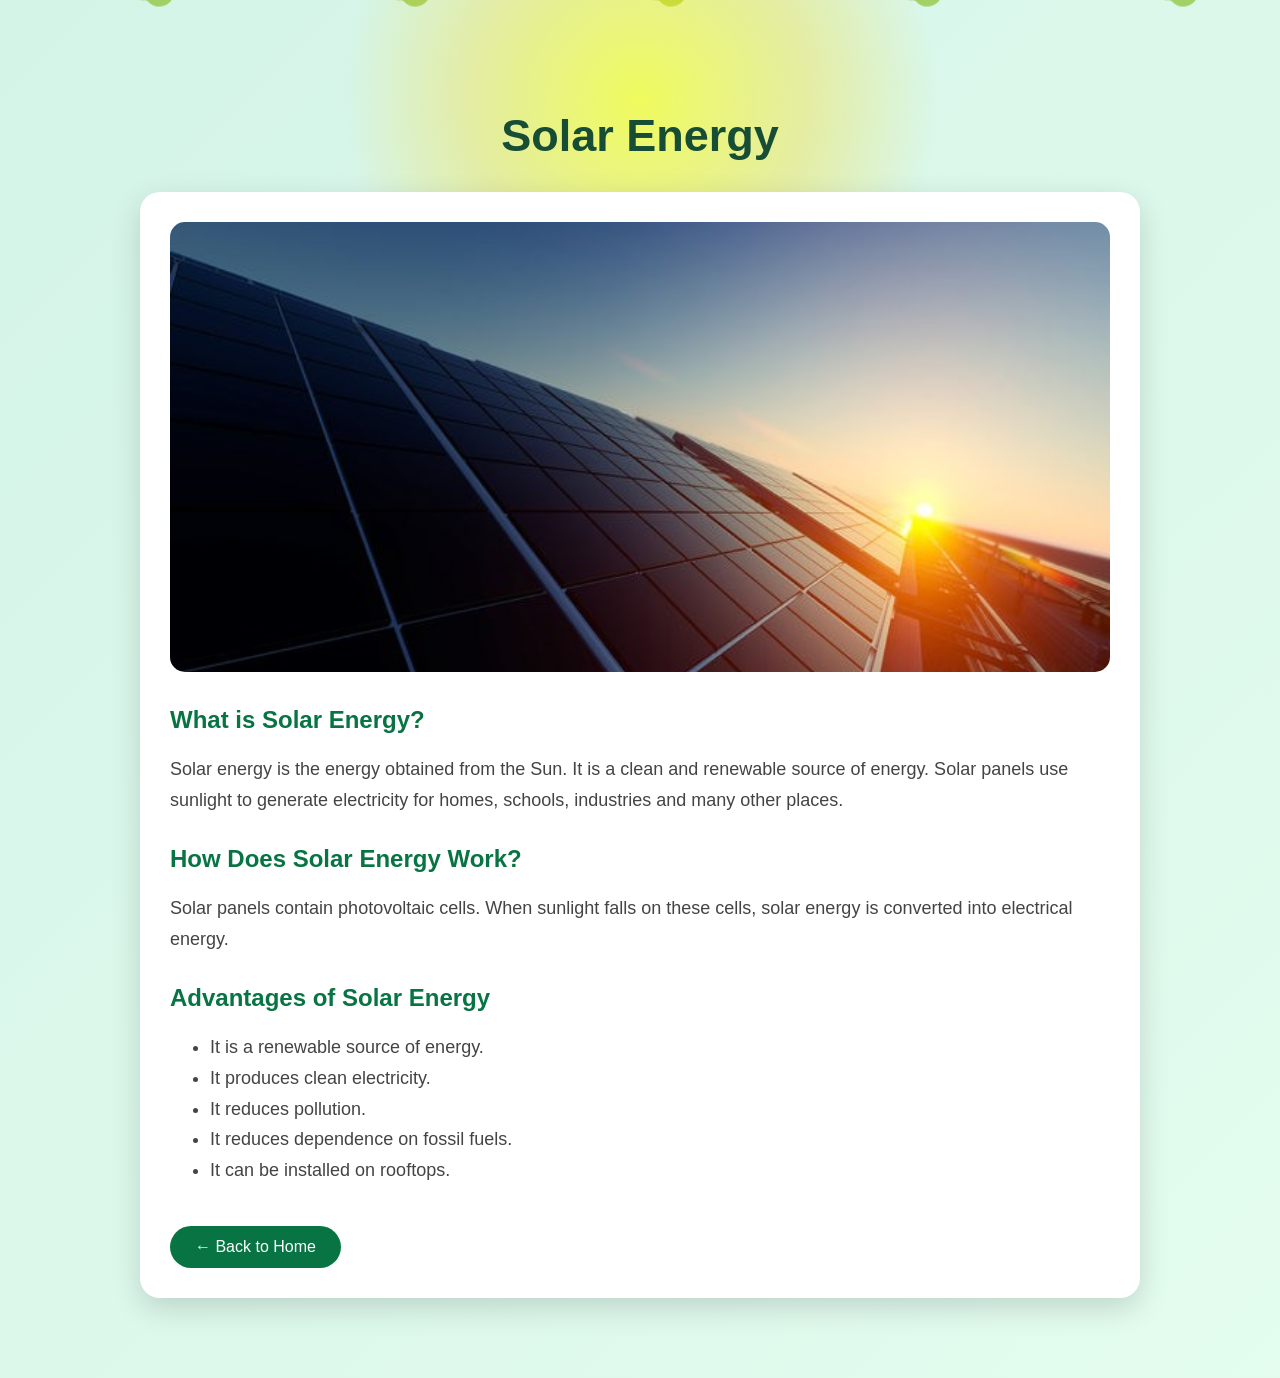
<file: solar.html>
<!DOCTYPE html>
<html>
<head>
    <title>Solar Energy</title>

    <style>
        body {
    margin: 0;
    font-family: Arial, sans-serif;
    background: linear-gradient(-45deg, #dff6e3, #c8f0ff, #e8fff0, #d4f4e8);
    background-size: 400% 400%;
    animation: gradient 15s ease infinite;
    color: #174d35;
}

@keyframes gradient {
    0% { background-position: 0% 50%; }
    50% { background-position: 100% 50%; }
    100% { background-position: 0% 50%; }
}
        .container {
            max-width: 1000px;
            margin: 50px auto;
            padding: 30px;
            position: relative;
             z-index: 2;
        }

        h1 {
            text-align: center;
            font-size: 45px;
        }

        .box {
            background: white;
            padding: 30px;
            border-radius: 20px;
            box-shadow: 0 10px 30px rgba(0,0,0,0.15);
        }

        img {
            width: 100%;
            max-height: 450px;
            object-fit: cover;
            border-radius: 15px;
        }

        h2 {
            color: #087443;
            margin-top: 30px;
        }

        p, li {
            font-size: 18px;
            line-height: 1.7;
            color: #444;
        }

        .back {
            display: inline-block;
            margin-top: 25px;
            padding: 12px 25px;
            background: #087443;
            color: white;
            text-decoration: none;
            border-radius: 25px;
        }
           .leaf {
    position: fixed;
    top: -50px;
    font-size: 50px;
    opacity: 0.7;
    animation: fall linear infinite;
    pointer-events: none;
}

.leaf:nth-of-type(1) { left: 10%; animation-duration: 10s; }
.leaf:nth-of-type(2) { left: 30%; animation-duration: 14s; }
.leaf:nth-of-type(3) { left: 50%; animation-duration: 12s; }
.leaf:nth-of-type(4) { left: 70%; animation-duration: 16s; }
.leaf:nth-of-type(5) { left: 90%; animation-duration: 11s; }

@keyframes fall {
    from {
        transform: translateY(-50px) rotate(0deg);
    }
    to {
        transform: translateY(110vh) rotate(360deg);
    }
}   

.sun-rays {
    position: fixed;
    top: -200px;
    left: 50%;
    width: 600px;
    height: 600px;
    transform: translateX(-50%);
    border-radius: 50%;

    background: radial-gradient(
        circle,
        rgba(255, 255, 0, 0.6) 0%,
        rgba(255, 215, 0, 0.3) 40%,
        rgba(255, 215, 0, 0) 70%
    );

    animation: pulse 4s ease-in-out infinite;
    pointer-events: none;
    z-index: 1;
}

@keyframes pulse {
    0% { transform: translateX(-50%) scale(1); }
    50% { transform: translateX(-50%) scale(1.2); }
    100% { transform: translateX(-50%) scale(1); }
}


    </style>
</head>

<body>
<div class="leaf">🍃</div>
<div class="leaf">🍃</div>
<div class="leaf">🍃</div>
<div class="leaf">🍃</div>
<div class="leaf">🍃</div>
<div class="sun-rays"></div>
<div class="container">

    <h1>Solar Energy</h1>

    <div class="box">

        <img src="images/solar.jpg" alt="Solar Energy">

        <h2>What is Solar Energy?</h2>

        <p>
            Solar energy is the energy obtained from the Sun.
            It is a clean and renewable source of energy.
            Solar panels use sunlight to generate electricity
            for homes, schools, industries and many other places.
        </p>

        <h2>How Does Solar Energy Work?</h2>

        <p>
            Solar panels contain photovoltaic cells. When sunlight
            falls on these cells, solar energy is converted into
            electrical energy.
        </p>

        <h2>Advantages of Solar Energy</h2>

        <ul>
            <li>It is a renewable source of energy.</li>
            <li>It produces clean electricity.</li>
            <li>It reduces pollution.</li>
            <li>It reduces dependence on fossil fuels.</li>
            <li>It can be installed on rooftops.</li>
        </ul>

        <a href="index.html" class="back">← Back to Home</a>

    </div>

</div>

</body>
</html>
</file>
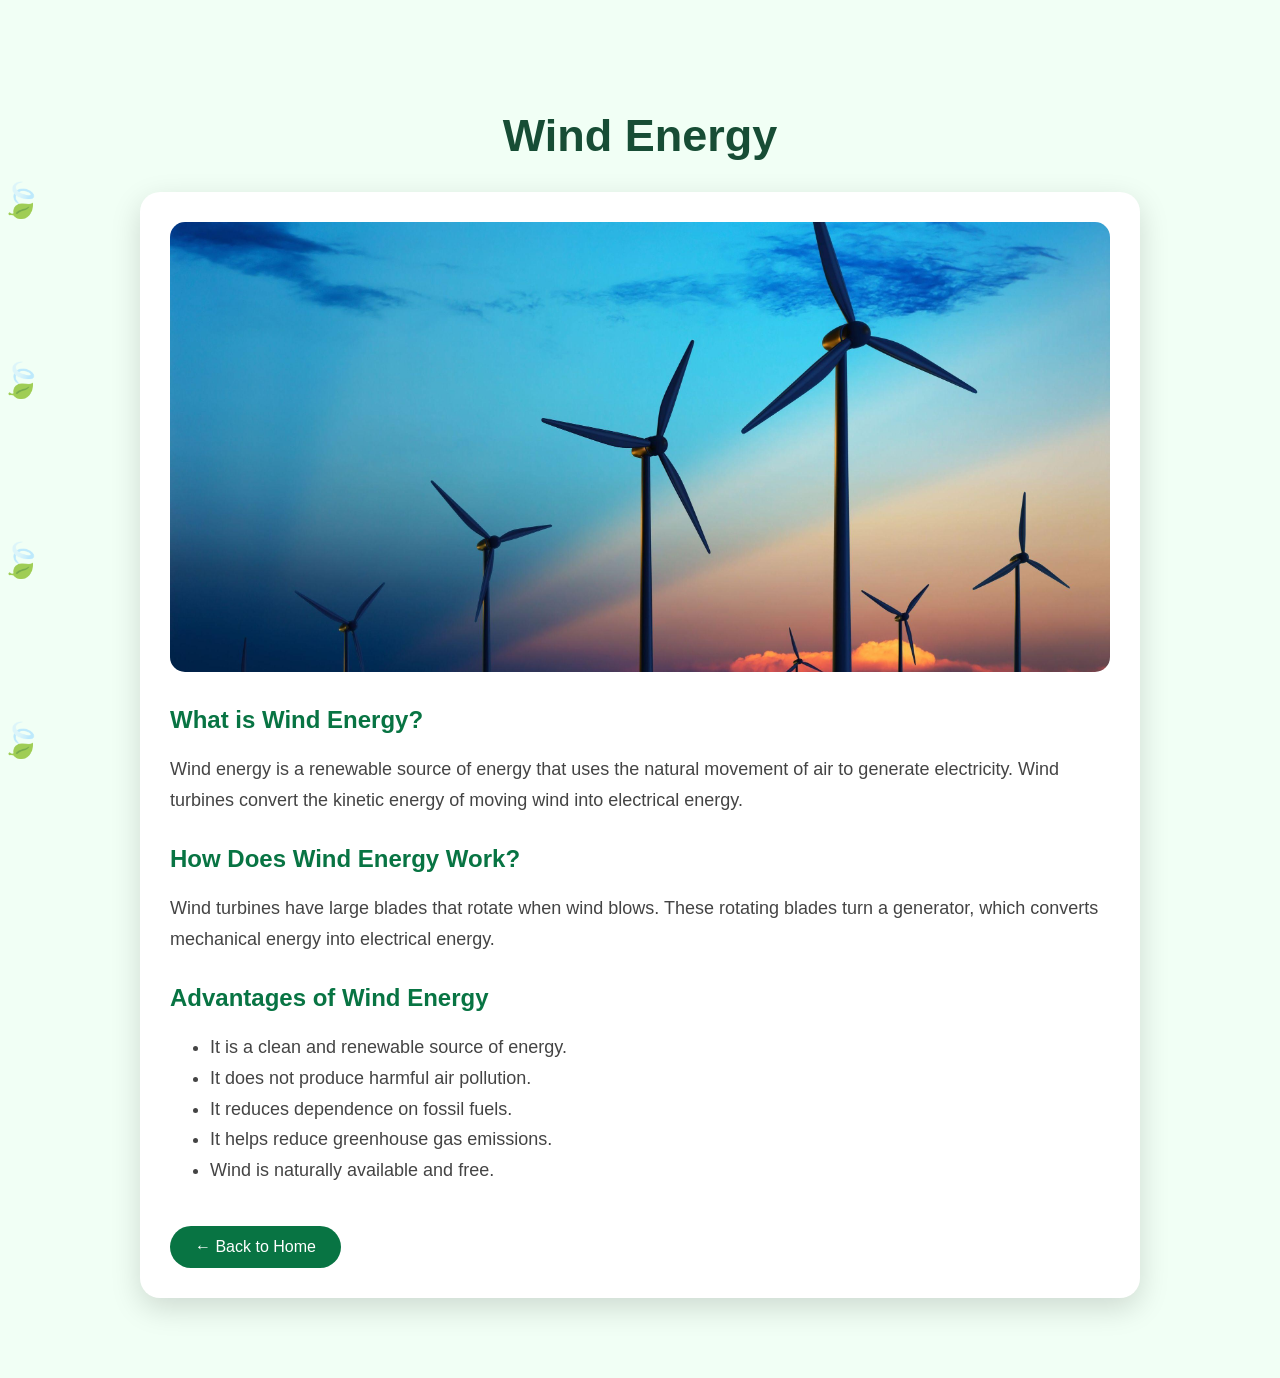
<file: wind.html>
<!DOCTYPE html>
<html>
<head>
    <title>Wind Energy</title>

    <style>
        body {
            margin: 0;
            font-family: Arial, sans-serif;
            background: #f1fff5;
            color: #174d35;
        }

        .container {
            max-width: 1000px;
            margin: 50px auto;
            padding: 30px;
        }

        h1 {
            text-align: center;
            font-size: 45px;
        }

        .box {
            background: white;
            padding: 30px;
            border-radius: 20px;
            box-shadow: 0 10px 30px rgba(0,0,0,0.15);
        }

        img {
            width: 100%;
            max-height: 450px;
            object-fit: cover;
            border-radius: 15px;
        }

        h2 {
            color: #087443;
            margin-top: 30px;
        }

        p, li {
            font-size: 18px;
            line-height: 1.7;
            color: #444;
        }

        .back {
            display: inline-block;
            margin-top: 25px;
            padding: 12px 25px;
            background: #087443;
            color: white;
            text-decoration: none;
            border-radius: 25px;
        }
.windmill {
    position: fixed;
    top: 100px;
    right: 20px;
    width: 120px;
    animation: spin 6s linear infinite;
    z-index: 100;
}

@keyframes spin {
    from {
        transform: rotate(0deg);
    }

    to {
        transform: rotate(360deg);
    }
}
/* Wind particles */

.wind {
    position: fixed;
    color: rgba(255,255,255,0.8);
    font-size: 34px;
    animation: blow linear infinite;
    pointer-events: none;
}

.wind:nth-of-type(1) {
    top: 20%;
    animation-duration: 8s;
}

.wind:nth-of-type(2) {
    top: 40%;
    animation-duration: 10s;
}

.wind:nth-of-type(3) {
    top: 60%;
    animation-duration: 7s;
}

.wind:nth-of-type(4) {
    top: 80%;
    animation-duration: 9s;
}

@keyframes blow {
    from {
        left: -50px;
    }
    to {
        left: 110%;
    }
}

    </style>
</head>

<body>


<div class="wind">🍃</div>
<div class="wind">🍃</div>
<div class="wind">🍃</div>
<div class="wind">🍃</div>
<div class="container">

    <h1>Wind Energy</h1>

    <div class="box">

        <img src="images/wind.jpg" alt="wind Energy">

        <h2>What is Wind Energy?</h2>

<p>
    Wind energy is a renewable source of energy that uses the
    natural movement of air to generate electricity. Wind turbines
    convert the kinetic energy of moving wind into electrical energy.
</p>

<h2>How Does Wind Energy Work?</h2>

<p>
    Wind turbines have large blades that rotate when wind blows.
    These rotating blades turn a generator, which converts mechanical
    energy into electrical energy.
</p>

<h2>Advantages of Wind Energy</h2>

<ul>
    <li>It is a clean and renewable source of energy.</li>
    <li>It does not produce harmful air pollution.</li>
    <li>It reduces dependence on fossil fuels.</li>
    <li>It helps reduce greenhouse gas emissions.</li>
    <li>Wind is naturally available and free.</li>
</ul>

        <a href="index.html" class="back">← Back to Home</a>

    </div>

</div>

</body>
</html>
</file>
<file: style.css>
/* ================================
   BASIC SETTINGS
================================ */

* {
    margin: 0;
    padding: 0;
    box-sizing: border-box;
}

html {
    scroll-behavior: smooth;
}

body {
    font-family: Arial, Helvetica, sans-serif;
    background-color: #f5fff8;
    color: #222;
    line-height: 1.6;
}


/* ================================
   NAVIGATION BAR
================================ */

header {
    background-color: #075e3d;
    color: white;

    padding: 18px 8%;

    display: flex;
    justify-content: space-between;
    align-items: center;

    position: sticky;
    top: 0;
    z-index: 1000;
}

header h2 {
    font-size: 24px;
}

nav {
    display: flex;
    gap: 25px;
}

nav a {
    color: white;
    text-decoration: none;
    font-weight: bold;
}

nav a:hover {
    color: #8cffb7;
}


/* ================================
   HERO SECTION
================================ */

.hero {
    min-height: 85vh;

    display: flex;
    flex-direction: column;

    justify-content: center;
    align-items: center;

    text-align: center;

    padding: 40px 20px;

background:
    linear-gradient(
        rgba(0, 80, 45, 0.45),
        rgba(0, 80, 45, 0.45)
    ),
    url("images/solar.jpg");

background-size: cover;
background-position: center;
background-repeat: no-repeat;


    color: white;
}

.hero h1 {
    font-size: 60px;
    margin-bottom: 5px;
}

.hero h2 {
    font-size: 35px;
    margin-bottom: 20px;
}

.hero p {
    font-size: 20px;
    max-width: 700px;
}


/* ================================
   BUTTON
================================ */

button {
    margin-top: 30px;

    padding: 14px 32px;

    border: none;
    border-radius: 30px;

    background-color: #8cffb7;
    color: #06472f;

    font-size: 17px;
    font-weight: bold;

    cursor: pointer;

    transition: 0.3s;
}

button:hover {
    transform: scale(1.05);
}
.explore-btn {
    display: inline-block;
    background: #66ff99;
    color: #064d2b;
    padding: 12px 28px;
    border-radius: 30px;
    text-decoration: none;
    font-weight: bold;
    font-size: 14px;
    margin-top: 15px;
    transition: 0.3s ease;
}

.explore-btn:hover {
    background: #8affb0;
    transform: translateY(-2px);
    box-shadow: 0 6px 15px rgba(0, 0, 0, 0.25);
}

/* ================================
   RENEWABLE ENERGY SECTION
================================ */

#energy {
    padding: 80px 8%;
    background-color: #f5fff8;
}

.section-title {
    text-align: center;

    font-size: 38px;

    color: #075e3d;

    margin-bottom: 45px;
}


/* ================================
   ENERGY CARDS
================================ */

.cards {
    max-width: 1100px;

    margin: auto;

    display: grid;

    grid-template-columns: repeat(4, 1fr);

    gap: 25px;
}

.card {
    display: block;
    background-color: white;

    padding: 30px 20px;

    text-align: center;

    border-radius: 15px;
    text-decoration: none;
    color: inherit;
    box-shadow:
        0 5px 20px rgba(0, 0, 0, 0.10);

    /* Scroll animation */
    opacity: 0;
    transform: translateY(50px);

    transition:
        opacity 0.8s ease,
        transform 0.8s ease,
        box-shadow 0.3s ease;
}
.card:hover {
    transform: translateY(-10px);

    box-shadow:
        0 10px 25px rgba(0, 0, 0, 0.15);
}
.card.show {
    opacity: 1;
    transform: translateY(0);
}
.icon {
    font-size: 50px;

    margin-bottom: 15px;
}

.card h3 {
    color: #075e3d;

    font-size: 22px;

    margin-bottom: 10px;
}

.card p {
    color: #555;

    font-size: 16px;
}


/* ================================
   POWER SAVING SECTION
================================ */

#saving {
    padding: 80px 8%;

    background-color: #eafff0;
}

.tips {
    max-width: 1000px;

    margin: auto;

    display: grid;

    grid-template-columns: repeat(2, 1fr);

    gap: 25px;
}

.tip {
    background-color: white;

    padding: 25px;

    border-left: 5px solid #0b8f59;

    border-radius: 10px;

    box-shadow:
        0 5px 15px rgba(0, 0, 0, 0.08);
}

.tip h3 {
    color: #075e3d;

    margin-bottom: 8px;
}


/* ================================
   ABOUT SECTION
================================ */

#about {
    padding: 80px 8%;

    background-color: #f5fff8;
}

.about-text {
    max-width: 800px;

    margin: auto;

    text-align: center;

    font-size: 18px;

    color: #444;
}


/* ================================
   FOOTER
================================ */

footer {
    background-color: #043d29;

    color: white;

    text-align: center;

    padding: 30px;
}


/* ================================
   MOBILE / TABLET
================================ */

@media (max-width: 900px) {

    header {
        flex-direction: column;

        gap: 15px;
    }

    .cards {
        grid-template-columns: repeat(2, 1fr);
    }

}
/* ================================
   MOBILE PHONE
================================ */

@media (max-width: 600px) {

    header {
        padding: 15px;
    }

    nav {
        gap: 12px;
        flex-wrap: wrap;
        justify-content: center;
    }

    nav a {
        font-size: 14px;
    }

    .hero {
        min-height: 80vh;
    }

    .hero h1 {
        font-size: 40px;
    }

    .hero h2 {
        font-size: 25px;
    }

    .hero p {
        font-size: 17px;
    }

    .cards {
        grid-template-columns: 1fr;
    }

    .tips {
        grid-template-columns: 1fr;
    }

    .section-title {
        font-size: 30px;
    }

    .about-container {
        grid-template-columns: 1fr;
    }

    .about-section h2 {
        font-size: 26px;
    }

}


/* ================================
   ABOUT SECTION - WHITE BOXES
================================ */

.about-section {
    padding: 80px 8%;
    background-color: #f5fff8;
}

.about-section h2 {
    text-align: center;
    color: #075e3d;
    font-size: 38px;
    margin-bottom: 45px;
}

.about-container {
    max-width: 1000px;
    margin: auto;

    display: grid;
    grid-template-columns: repeat(2, 1fr);
    gap: 25px;
}

.about-card {
    background-color: white !important;

    padding: 25px !important;

    border-left: 5px solid #0b8f59;

    border-radius: 10px;

    box-shadow: 0 5px 15px rgba(0, 0, 0, 0.08);

    display: block;
}

.about-card h3 {
    color: #075e3d;
    margin-bottom: 10px;
    font-size: 18px;
}

.about-card p {
    color: #555;
    font-size: 15px;
    line-height: 1.7;
}

.college-info {
    max-width: 1000px;
    margin: 35px auto 0;

    background-color: white !important;

    padding: 30px !important;

    border-radius: 10px;

    box-shadow: 0 5px 15px rgba(0, 0, 0, 0.08);

    text-align: center;
}

.college-info h3 {
    color: #075e3d;
}

.college-info p {
    color: #555;
}


/* MOBILE ABOUT */

@media (max-width: 600px) {

    .about-container {
        grid-template-columns: 1fr;
    }

    .about-section {
        padding: 50px 8%;
    }

    .about-section h2 {
        font-size: 30px;
    }
  }
    /* ================================
   POWER SAVING SLIDESHOW
================================ */
/* POWER SAVING SLIDESHOW */
/* =================================
   POWER SAVING PROFESSIONAL SLIDESHOW
================================= */
/* POWER SAVING PROFESSIONAL SLIDESHOW
================================= */

.saving-slideshow {
    width: 90%;
    max-width: 1000px;
    margin: 40px auto;
    position: relative;
}

/* White slideshow box */
.saving-slide {
    display: none;
    align-items: center;
    gap: 30px;

    background: white;
    padding: 25px;

    border-radius: 20px;
    box-shadow: 0 8px 25px rgba(0, 0, 0, 0.15);

    min-height: 350px;
    box-sizing: border-box;
}

/* Image */
.saving-slide img {
    width: 50%;
    height: 300px;
    object-fit: cover;
    border-radius: 15px;
    display: block;
}

/* Text */
.saving-slide-content {
    flex: 1;
    padding: 20px;
}

.saving-slide-content h3 {
    color: #075e3d;
    font-size: 28px;
    margin-bottom: 15px;
}

.saving-slide-content p {
    color: #555;
    font-size: 17px;
    line-height: 1.7;
}

/* Navigation buttons */

.saving-prev,
.saving-next {
    position: absolute;
    top: 50%;
    transform: translateY(-50%);

    width: 45px;
    height: 45px;

    border: none;
    border-radius: 50%;

    background-color: #075e3d;
    color: white;
    font-size: 22px;
    cursor: pointer;
    z-index: 10;

    display: flex;
    align-items: center;
    justify-content: center;
}

.saving-prev {
    left: -22px;
}

.saving-next {
    right: -22px;
}

.saving-prev:hover,
.saving-next:hover {
    background-color: #064c32;
    transform: translateY(-50%) scale(1.08);
}

/* Dots */

.saving-dots {
    text-align: center;
    margin-top: 20px;
}

.saving-dot {
    display: inline-block;
    width: 11px;
    height: 11px;
    margin: 0 5px;
    background-color: #bbb;
    border-radius: 50%;
    cursor: pointer;
}

.saving-dot.active {
    background-color: #075e3d;
}

/* Mobile */

@media (max-width: 600px) {

    .saving-slideshow {
        width: 90%;
    }

    .saving-slide {
        flex-direction: column;
        gap: 15px;
        padding: 15px;
    }

    .saving-slide img {
        width: 100%;
        height: 220px;
    }

    .saving-slide-content {
        width: 100%;
        padding: 10px;
    }

    .saving-slide-content h3 {
        font-size: 22px;
    }

    .saving-slide-content p {
        font-size: 15px;
    }

    /* Buttons stay inside the card on mobile */
    .saving-prev {
        left: 8px;
    }

    .saving-next {
        right: 8px;
    }
.saving-prev,
    .saving-next {
        width: 38px;
        height: 38px;
        font-size: 18px;
    }

} /* CLOSE MOBILE MEDIA QUERY */


/* Solar icon gentle glow */

.solar-icon {
    display: inline-block;
    animation: solarPulse 2s ease-in-out infinite;
}

@keyframes solarPulse {

    0% {
        transform: scale(1);
        filter: drop-shadow(0 0 2px rgba(255, 180, 0, 0.3));
    }

    50% {
        transform: scale(1.15);
        filter: drop-shadow(0 0 18px rgba(255, 180, 0, 1));
    }

    100% {
        transform: scale(1);
        filter: drop-shadow(0 0 2px rgba(255, 180, 0, 0.3));
    }

}
/* ================================
   POWER SAVING HABIT CHECKER
================================ */
/* ================================
   POWER SAVING HABIT CHECKER
================================ */

#habit-checker {
    padding: 80px 8%;
    background-color: #eafff0;
    text-align: center;
}

#habit-checker h2 {
    color: #075e3d;
    font-size: 38px;
    margin-bottom: 10px;
}

.habit-intro {
    color: #555;
    font-size: 17px;
    margin-bottom: 35px;
}

.habit-box {
    max-width: 750px;
    margin: auto;

    background-color: white;

    padding: 30px;

    border-radius: 20px;

    box-shadow: 0 8px 25px rgba(0, 0, 0, 0.10);

    text-align: left;
}

.habit-item {
    display: flex;
    align-items: center;

    gap: 12px;

    padding: 16px;

    margin-bottom: 12px;

    background-color: #f5fff8;

    border: 2px solid transparent;

    border-radius: 12px;

    cursor: pointer;

    transition: 0.3s ease;
}

.habit-item:hover {
    transform: translateX(5px);
    border-color: #8cffb7;
}

.habit-item input {
    width: 20px;
    height: 20px;

    flex-shrink: 0;

    accent-color: #075e3d;

    cursor: pointer;
}

.habit-item span {
    color: #333;
    font-size: 16px;
}


/* Button */

#checkHabits {
    display: block;

    margin: 25px auto 0;

    padding: 14px 30px;

    border: none;

    border-radius: 30px;

    background-color: #075e3d;

    color: white;

    font-size: 16px;

    font-weight: bold;

    cursor: pointer;

    transition: 0.3s ease;
}

#checkHabits:hover {
    background-color: #064c32;

    transform: translateY(-3px);

    box-shadow: 0 6px 15px rgba(0, 0, 0, 0.15);
}


/* Result */

#habitResult {
    margin-top: 25px;

    padding: 18px;

    border-radius: 12px;

    background-color: #eafff0;

    color: #075e3d;

    font-size: 18px;

    font-weight: bold;

    text-align: center;
}


/* Mobile */

@media (max-width: 600px) {

    #habit-checker {
        padding: 55px 6%;
    }

    #habit-checker h2 {
        font-size: 28px;
    }

    .habit-box {
        padding: 20px;
    }

    .habit-item {
        padding: 14px;
    }

    .habit-item span {
        font-size: 14px;
    }
    .habit-item span {
    font-size: 14px;
}

} /* CLOSE HABIT CHECKER MOBILE */



    
    
    /* =====================================
   GREENPOWER MINI ROBOT
===================================== */

.gp-robot-area {
    display: flex;
    align-items: center;
    justify-content: center;
    gap: 22px;

    margin: 20px auto 28px;
}


/* ROBOT BODY CONTAINER */

.gp-robot {
    width: 90px;
    height: 115px;
    position: relative;
    flex-shrink: 0;
    display: block;
    visibility: visible;
    opacity: 1;
    animation: gpRobotIdle 2s ease-in-out infinite;
}


/* HEAD */

.gp-robot-head {
    position: absolute;

    width: 58px;
    height: 46px;

    left: 16px;
    top: 8px;

    background: #ffffff;

    border: 4px solid #08734f;

    border-radius: 14px;

    box-sizing: border-box;
}


/* EYES */

.gp-robot-eye {
    position: absolute;

    width: 7px;
    height: 7px;

    background: #08734f;

    border-radius: 50%;

    top: 15px;
}

.gp-eye-left {
    left: 13px;
}

.gp-eye-right {
    right: 13px;
}


/* MOUTH */

.gp-robot-mouth {
    position: absolute;

    width: 20px;
    height: 7px;

    left: 15px;
    bottom: 8px;

    border-bottom: 3px solid #08734f;

    border-radius: 50%;
}


/* ANTENNA */

.gp-robot-antenna {
    position: absolute;

    width: 4px;
    height: 15px;

    left: 43px;
    top: -7px;

    background: #08734f;
}


/* ANTENNA LIGHT */

.gp-robot-light {
    position: absolute;

    width: 11px;
    height: 11px;

    left: 39px;
    top: -19px;

    background: #63d99f;

    border: 3px solid #08734f;

    border-radius: 50%;

    box-sizing: border-box;
}


/* BODY */

.gp-robot-body {
    position: absolute;

    width: 48px;
    height: 38px;

    left: 21px;
    top: 58px;

    background: #dffff0;

    border: 4px solid #08734f;

    border-radius: 11px;

    box-sizing: border-box;
}


/* BODY SCREEN */

.gp-robot-screen {
    position: absolute;

    width: 17px;
    height: 8px;

    left: 12px;
    top: 10px;

    background: #63d99f;

    border: 2px solid #08734f;

    border-radius: 3px;

    box-sizing: border-box;
}


/* ARMS */

.gp-robot-arm {
    position: absolute;

    width: 20px;
    height: 6px;

    top: 65px;

    background: #08734f;

    border-radius: 5px;
}

.gp-arm-left {
    left: 2px;

    transform: rotate(25deg);
}

.gp-arm-right {
    right: 2px;

    transform: rotate(-25deg);
}


/* LEGS */

.gp-robot-leg {
    position: absolute;

    width: 7px;
    height: 18px;

    top: 92px;

    background: #08734f;

    border-radius: 4px;
}

.gp-leg-left {
    left: 34px;
}

.gp-leg-right {
    right: 34px;
}


/* MESSAGE */

.gp-robot-message {
    padding: 10px 16px;

    background: white;

    color: #075c43;

    font-size: 14px;

    font-weight: 600;

    border-radius: 12px;

    box-shadow: 0 4px 15px rgba(0, 80, 50, 0.10);

    max-width: 190px;
}


/* =====================================
   IDLE ANIMATION
===================================== */

@keyframes gpRobotIdle {

    0%,
    100% {
        transform: translateY(0);
    }

    50% {
        transform: translateY(-5px);
    }

}


/* =====================================
   JUMP
===================================== */

.gp-robot.gp-jump {
    animation: gpRobotJump 0.65s ease;
}

@keyframes gpRobotJump {

    0% {
        transform: translateY(0);
    }

    35% {
        transform: translateY(-22px) rotate(-5deg);
    }

    65% {
        transform: translateY(-10px) rotate(5deg);
    }

    100% {
        transform: translateY(0);
    }

}


/* =====================================
   CELEBRATION
===================================== */

.gp-robot.gp-celebrate {
    animation: gpRobotCelebrate 0.5s infinite alternate;
}

@keyframes gpRobotCelebrate {

    from {
        transform: translateY(0) rotate(-8deg);
    }

    to {
        transform: translateY(-15px) rotate(8deg);
    }

}


/* ARMS MOVE UP */

.gp-robot.gp-celebrate .gp-arm-left {
    animation: gpArmLeft 0.5s infinite alternate;
}

.gp-robot.gp-celebrate .gp-arm-right {
    animation: gpArmRight 0.5s infinite alternate;
}


@keyframes gpArmLeft {

    from {
        transform: rotate(25deg);
    }

    to {
        transform: rotate(-55deg);
    }

}


@keyframes gpArmRight {

    from {
        transform: rotate(-25deg);
    }

    to {
        transform: rotate(55deg);
    }

}


/* =====================================
   CONFETTI
===================================== */

.gp-confetti {
    position: fixed;

    top: -20px;

    width: 4px;

    height: 4px;

    border-radius: 50%;

    background: #222;

    z-index: 99999;

    pointer-events: none;

    animation: gpConfettiFall 2.5s linear forwards;
}

.gp-confetti-chip {
    width: 3px;

    height: 6px;

    border-radius: 1px;
}


@keyframes gpConfettiFall {

    from {
        transform: translateY(0) rotate(0deg);
        opacity: 1;
    }

    to {
        transform: translateY(110vh) rotate(720deg);
        opacity: 0;
    }

}


/* MOBILE */

@media (max-width: 600px) {

    .gp-robot-area {
        gap: 12px;
    }

    .gp-robot-message {
        font-size: 12px;
        padding: 9px 12px;
    }

}
/* =====================================
   COMMUNITY OUTREACH PROGRAM
===================================== */

.outreach-section {
    padding: 80px 8%;
    background-color: #f5fff8;
}

.outreach-intro {
    max-width: 750px;
    margin: -25px auto 40px;
    text-align: center;

    color: #555;
    font-size: 17px;
    line-height: 1.7;
}


/* MAIN CONTAINER */

.outreach-container {
    max-width: 1000px;
    margin: auto;
}


/* =====================================
   OUTREACH SLIDESHOW
===================================== */

/* Community Outreach - Single Photo */

.outreach-slideshow {
    width: 100%;
    overflow: hidden;
    border-radius: 18px;
    background: #ffffff;
    padding: 0;
}

.outreach-single-image {
    display: block;
    width: 100%;
    height: auto;
    max-width: 100%;
    border-radius: 18px;
    object-fit: contain;
}

/* Mobile */
@media (max-width: 600px) {
    .outreach-slideshow {
        border-radius: 14px;
    }

    .outreach-single-image {
        width: 100%;
        height: auto;
        border-radius: 14px;
    }
}
/* =====================================
   OUTREACH CONTENT
===================================== */

.outreach-content {
    max-width: 850px;
    margin: 35px auto 0;
    padding: 30px;
    background: white;
    border-radius: 18px;
    box-shadow: 0 8px 25px rgba(0, 0, 0, 0.10);
    text-align: center;
}

.outreach-content h3 {
    margin-bottom: 15px;
    color: #075e3d;
    font-size: 26px;
}

.outreach-content p {
    color: #555;
    font-size: 16px;
    line-height: 1.7;
    margin-bottom: 15px;
}

.outreach-btn {
    display: inline-block;
    margin-top: 10px;
    padding: 12px 24px;
    background-color: #075e3d;
    color: white;
    text-decoration: none;
    border-radius: 25px;
    font-weight: 600;
    transition: 0.3s ease;
}

.outreach-btn:hover {
    background-color: #064c32;
    transform: translateY(-2px);
}

/* =====================================
   EXPLORE BUTTON
===================================== */

.outreach-btn {
    display: inline-block;

    margin-top: 20px;

    padding: 13px 28px;

    background-color: #075e3d;

    color: white;

    text-decoration: none;

    font-weight: bold;

    border-radius: 30px;

    transition: 0.3s ease;
}


.outreach-btn:hover {
    background-color: #064c32;

    transform: translateY(-3px);

    box-shadow:
        0 6px 15px rgba(0, 0, 0, 0.15);
}


/* =====================================
   MOBILE
===================================== */

@media (max-width: 600px) {

    .outreach-section {
        padding: 55px 6%;
    }


    .outreach-intro {
        font-size: 15px;

        margin-top: -15px;
    }


    .outreach-slideshow {
        padding: 10px;

        border-radius: 15px;
    }


    .outreach-slide img {
        height: 260px;

        border-radius: 10px;
    }


    .outreach-prev,
    .outreach-next {
        width: 38px;
        height: 38px;

        font-size: 17px;
    }


    .outreach-prev {
        left: 18px;
    }


    .outreach-next {
        right: 18px;
    }


    .outreach-content {
        padding: 25px 20px;
    }


    .outreach-content h3 {
        font-size: 22px;
    }


    .outreach-content p {
        font-size: 14px;
    }


    .outreach-btn {
        font-size: 14px;

        padding: 12px 20px;
    }

}
</file>
